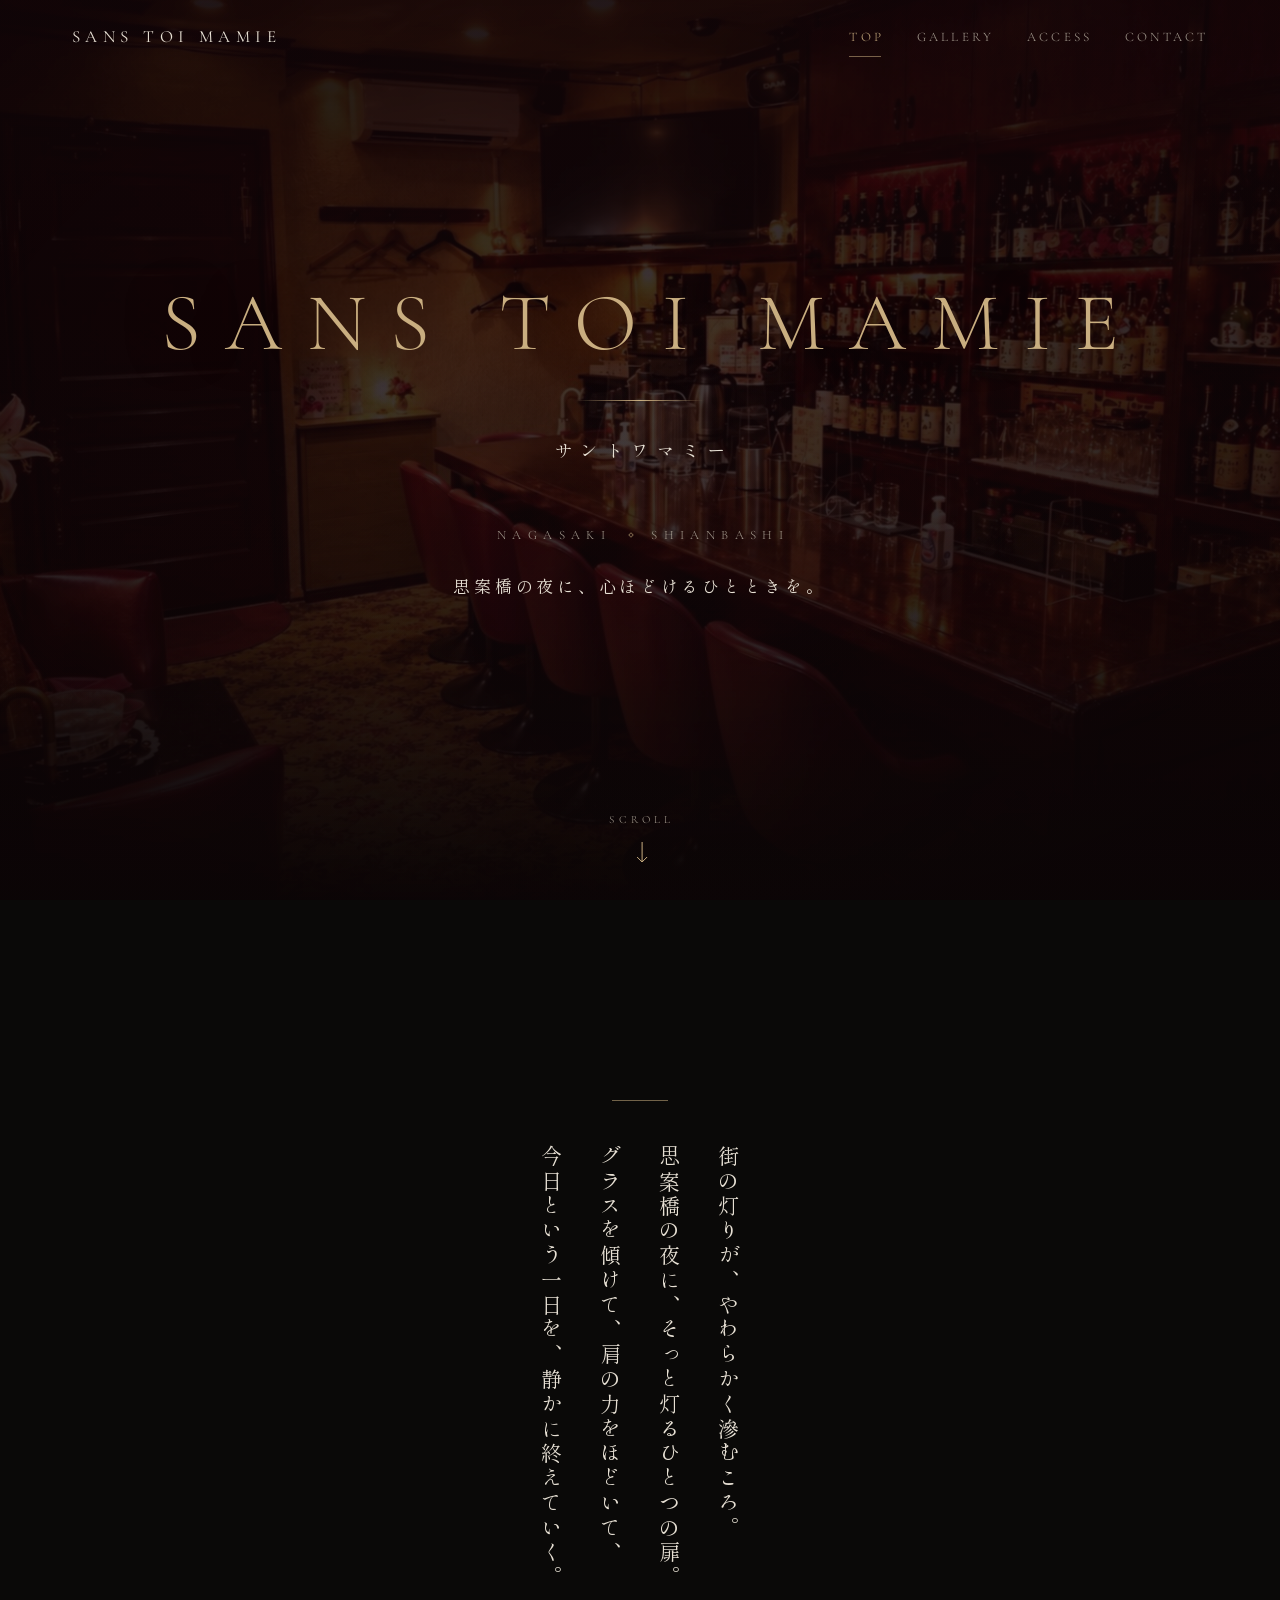
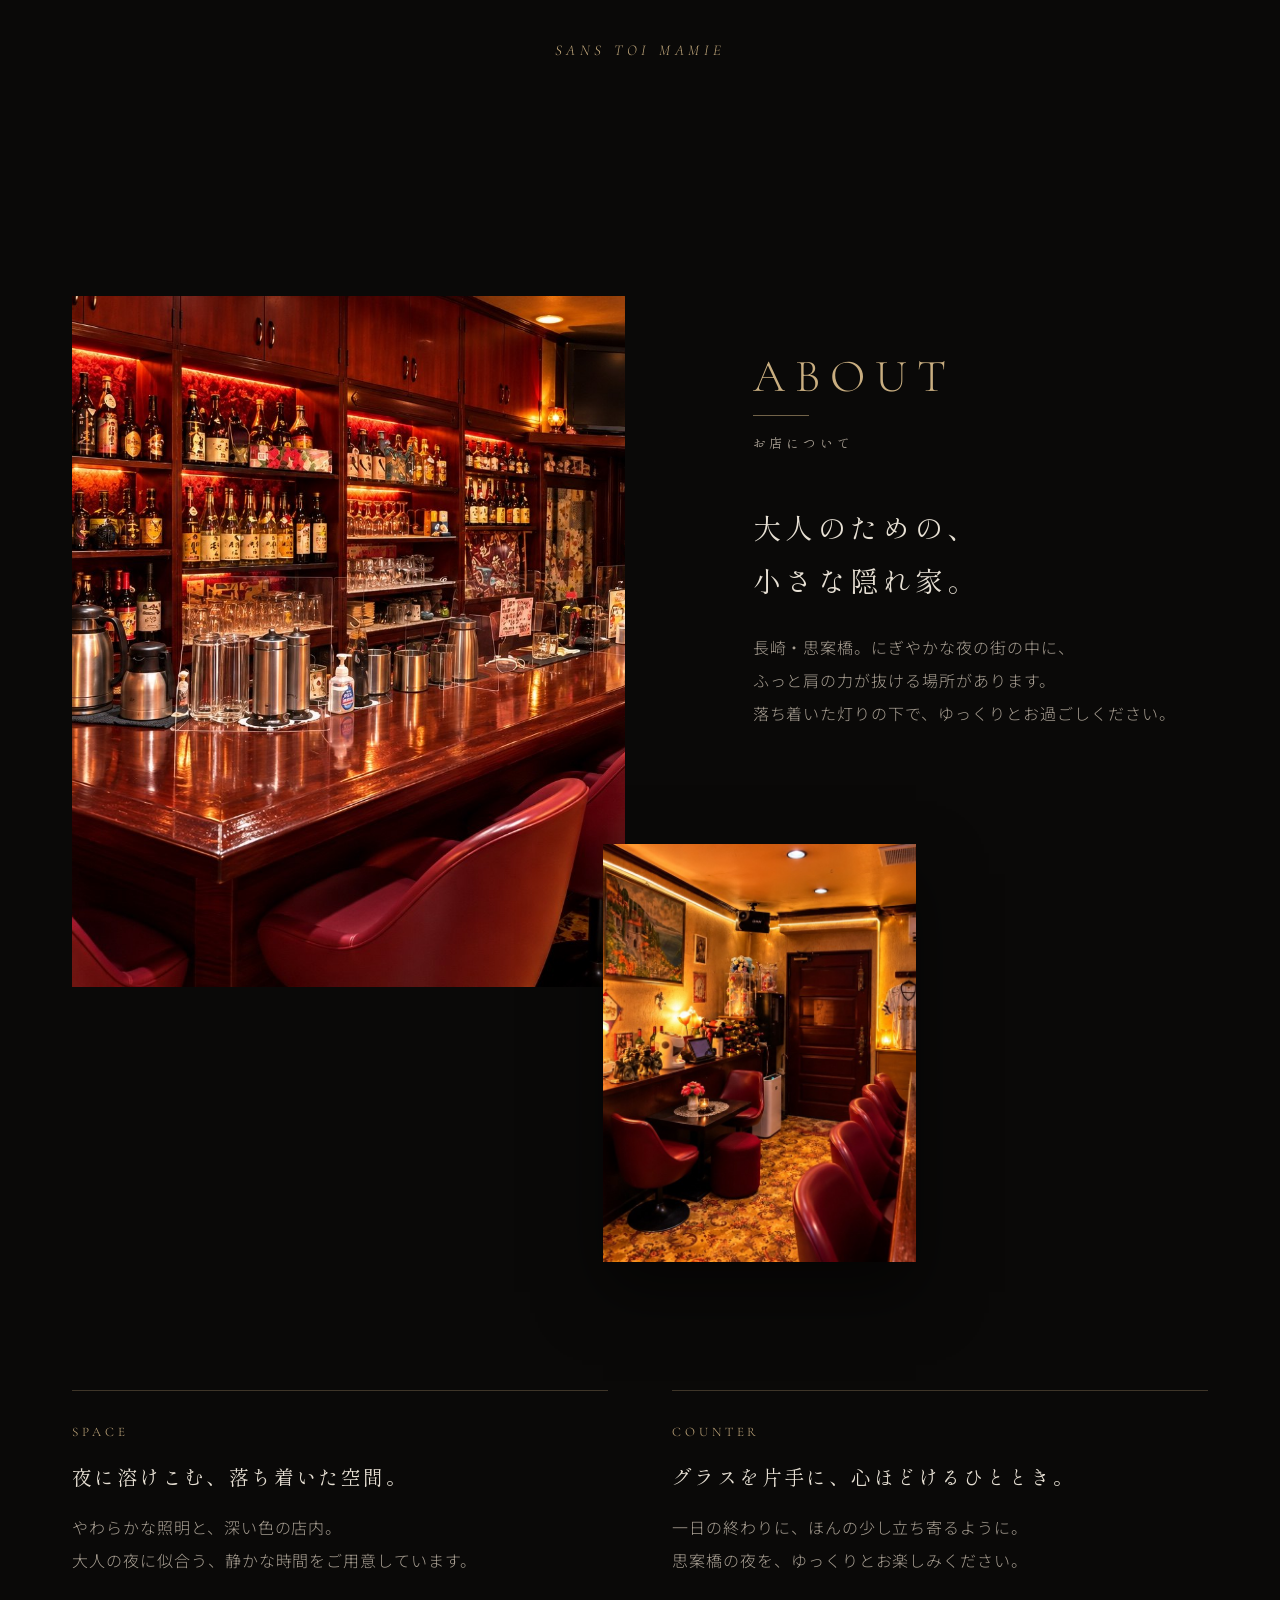
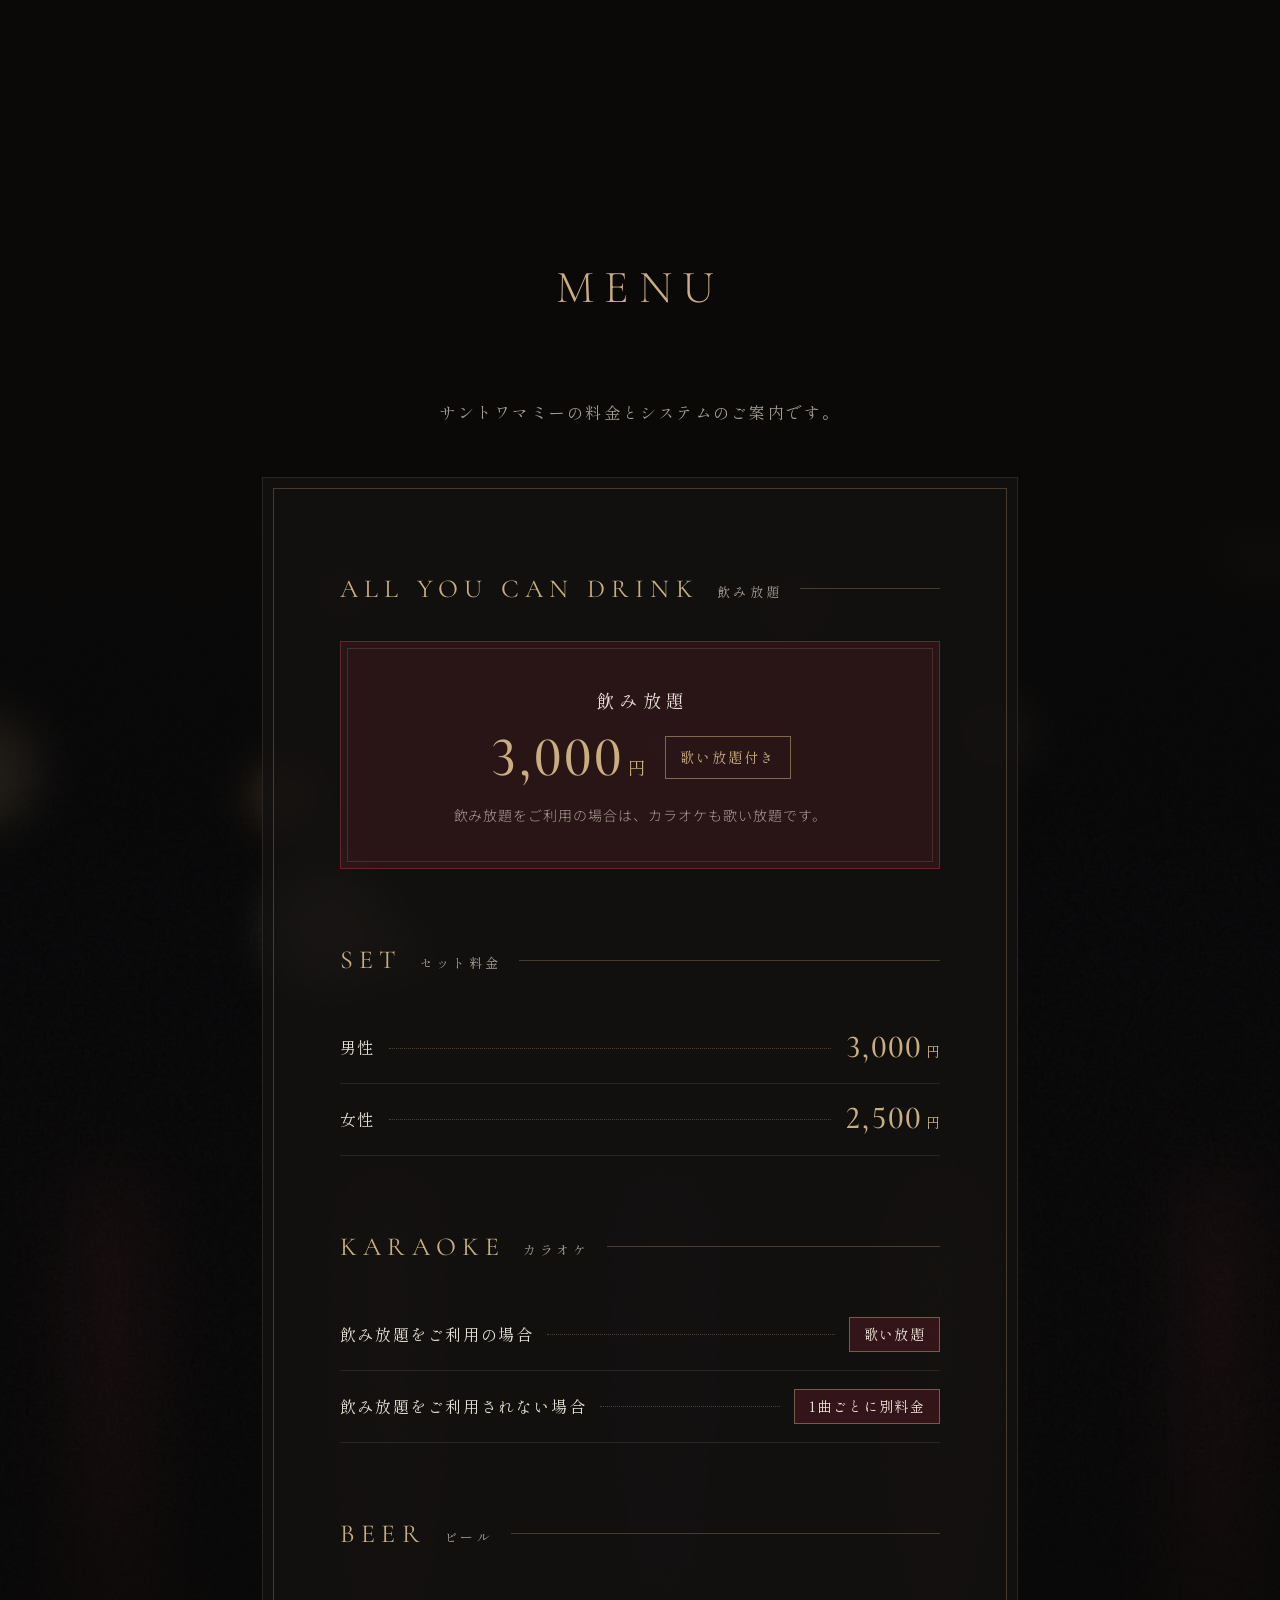
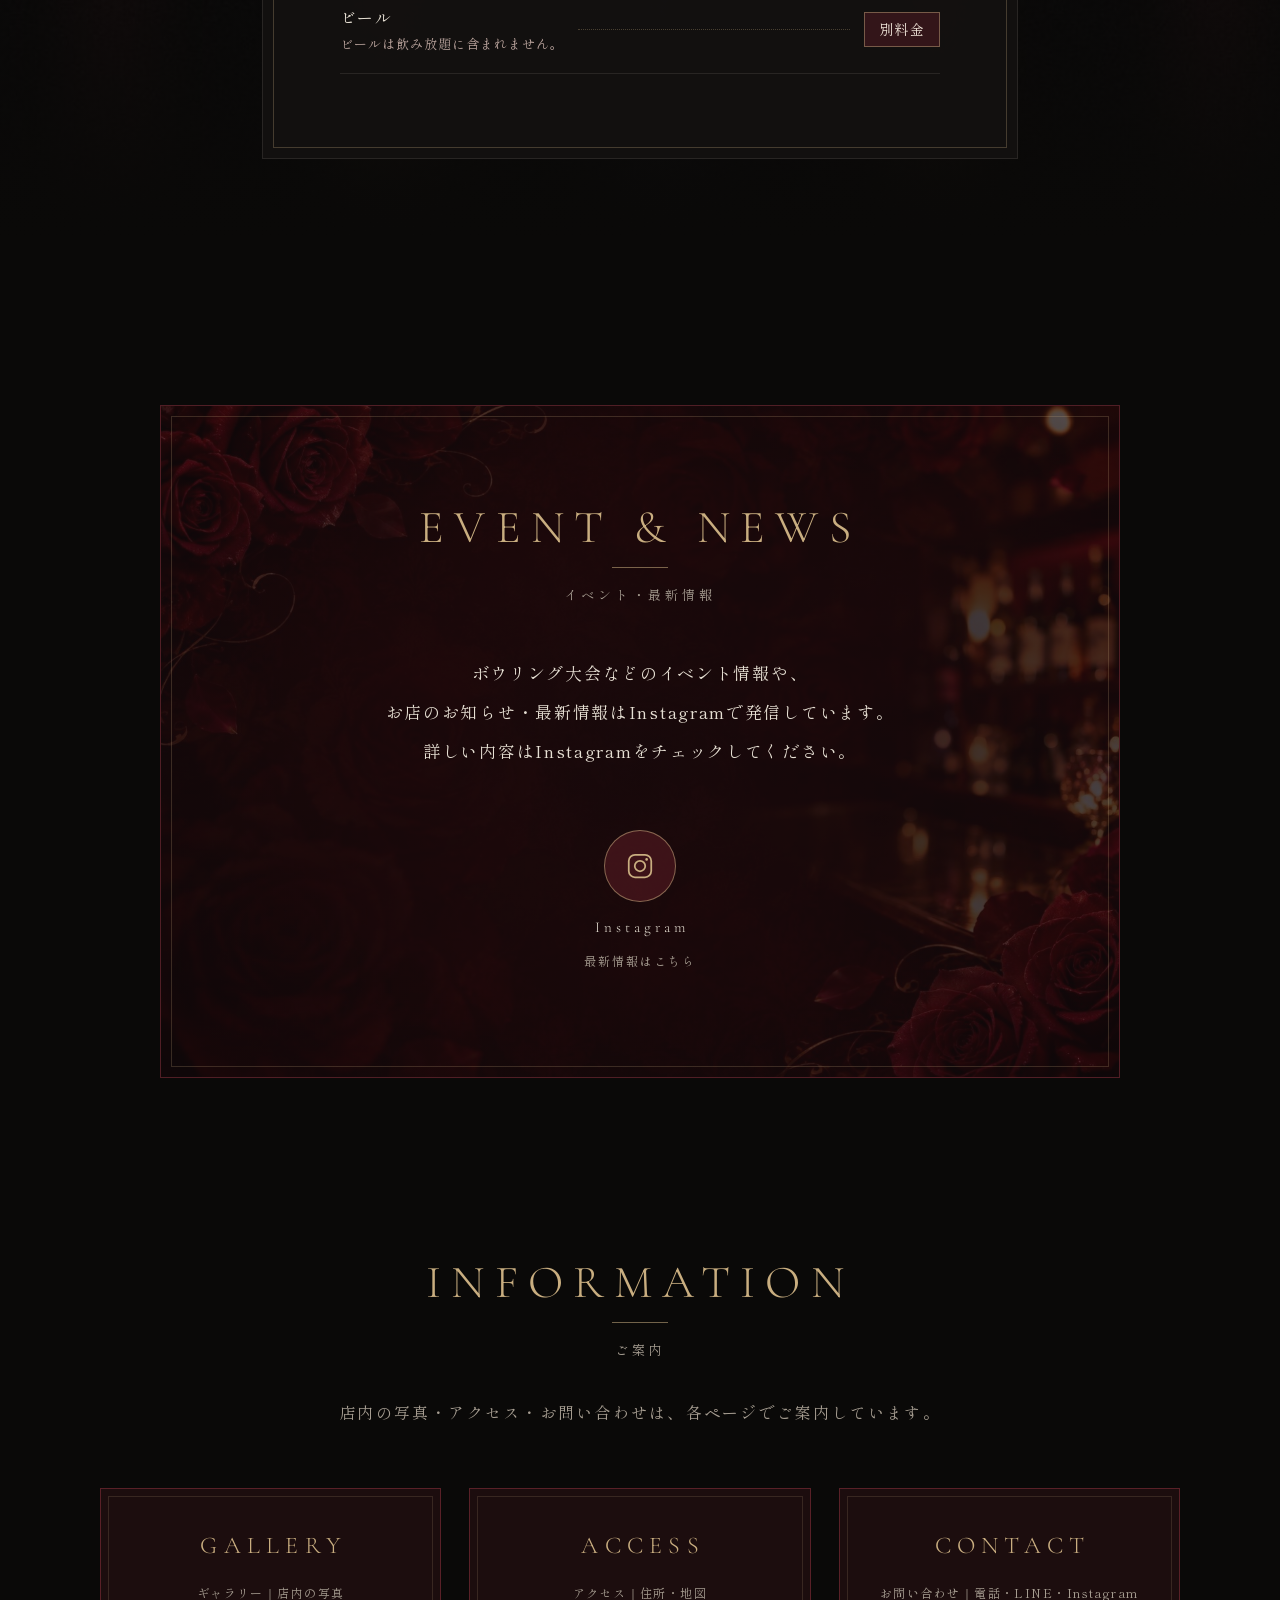
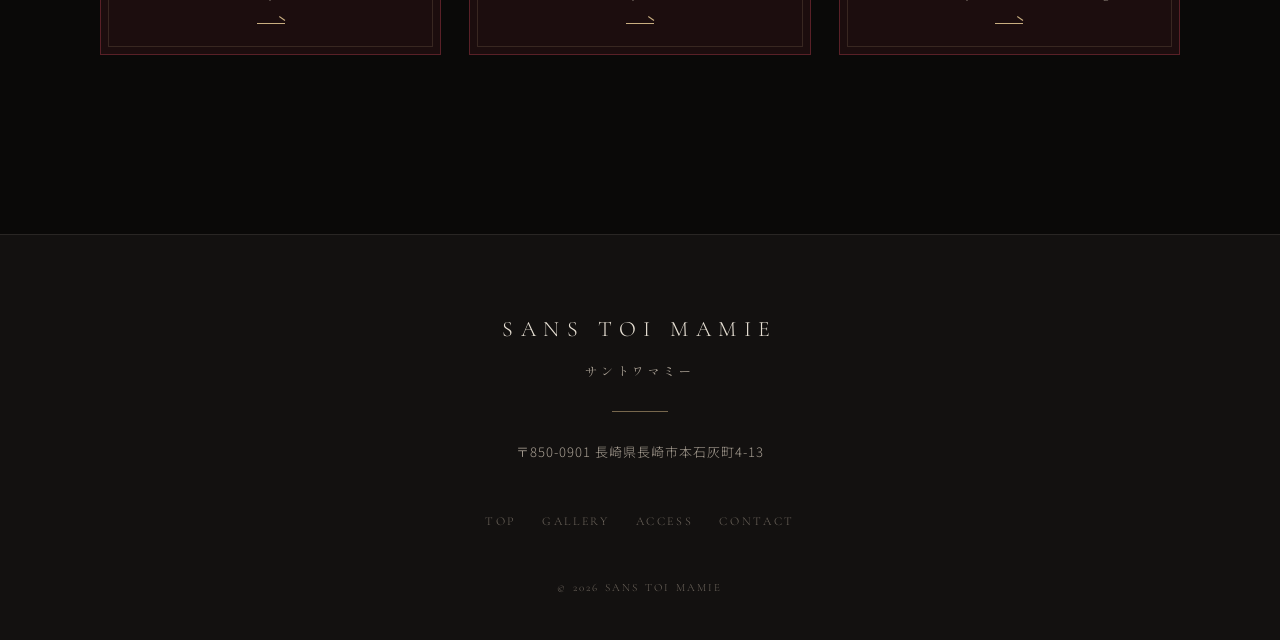
<file: index.html>
<!DOCTYPE html>
<html lang="ja" class="page-top">
<head>
  <meta charset="UTF-8">
  <meta name="viewport" content="width=device-width, initial-scale=1, viewport-fit=cover">
  <title>SANS TOI MAMIE｜サントワマミー｜長崎・思案橋のスナック</title>
  <meta name="description" content="長崎・思案橋のスナック「サントワマミー（SANS TOI MAMIE）」。思案橋の夜に、心ほどけるひとときを。">
  <meta property="og:title" content="SANS TOI MAMIE｜サントワマミー">
  <meta property="og:description" content="長崎・思案橋のスナック。思案橋の夜に、心ほどけるひとときを。">
  <meta property="og:type" content="website">
  <meta property="og:image" content="images/hero.jpg">
  <meta name="theme-color" content="#0a0908">
  <link rel="icon" href="images/favicon.svg" type="image/svg+xml">
  <script>document.documentElement.classList.add('js');</script>
  <link rel="preconnect" href="https://fonts.googleapis.com">
  <link rel="preconnect" href="https://fonts.gstatic.com" crossorigin>
  <link href="https://fonts.googleapis.com/css2?family=Cormorant+Garamond:ital,wght@0,300;0,400;0,500;1,300&family=Noto+Sans+JP:wght@300;400&family=Shippori+Mincho:wght@400;500&display=swap" rel="stylesheet">
  <link rel="preload" as="image" href="images/hero.jpg">
  <link rel="stylesheet" href="css/style.css">
  <link rel="stylesheet" href="css/top.css">
</head>
<body>


  <!-- ===== HEADER ===== -->
  <header class="site-header" data-header>
    <div class="site-header__inner">
      <a class="brand" href="index.html">SANS TOI MAMIE</a>
      <nav class="gnav" aria-label="メインメニュー">
        <ul>
          <li><a href="index.html" aria-current="page">TOP</a></li>
          <li><a href="gallery.html">GALLERY</a></li>
          <li><a href="access.html">ACCESS</a></li>
          <li><a href="contact.html">CONTACT</a></li>
        </ul>
      </nav>
      <button class="menu-toggle" type="button" aria-expanded="false" aria-controls="drawer" aria-label="メニューを開く"><span></span><span></span></button>
    </div>
  </header>
  <div class="drawer" id="drawer" aria-hidden="true">
    <nav aria-label="スマートフォンメニュー">
      <ul>
        <li><a href="index.html" aria-current="page"><span class="drawer__en">TOP</span><span class="drawer__ja">トップ</span></a></li>
        <li><a href="gallery.html"><span class="drawer__en">GALLERY</span><span class="drawer__ja">ギャラリー</span></a></li>
        <li><a href="access.html"><span class="drawer__en">ACCESS</span><span class="drawer__ja">アクセス</span></a></li>
        <li><a href="contact.html"><span class="drawer__en">CONTACT</span><span class="drawer__ja">お問い合わせ</span></a></li>
      </ul>
    </nav>
    <p class="drawer__foot">NAGASAKI · SHIANBASHI</p>
  </div>

  <main>
    <!-- ===== HERO ===== -->
    <section class="hero" aria-label="SANS TOI MAMIE">
      <div class="hero__media">
        <!-- 写真は images/hero.jpg を差し替えるだけで変更できます -->
        <img class="hero__img" src="images/hero.jpg" alt="" fetchpriority="high" decoding="async">
      </div>
      <div class="hero__overlay" aria-hidden="true"></div>

      <div class="hero__content">
        <h1 class="hero__logo">
          <span class="hero__logo-en" data-seq style="--d:.5s">SANS TOI MAMIE</span>
          <span class="hero__line" data-seq style="--d:1.15s" aria-hidden="true"></span>
          <span class="hero__logo-ja" data-seq style="--d:1.45s">サントワマミー</span>
        </h1>
        <p class="hero__place" data-seq style="--d:1.85s">
          <span>NAGASAKI</span><i aria-hidden="true"></i><span>SHIANBASHI</span>
        </p>
        <p class="hero__copy" data-seq style="--d:2.25s">思案橋の夜に、心ほどけるひとときを。</p>
      </div>

      <a class="hero__scroll" href="#intro" data-seq style="--d:2.8s">
        <span>SCROLL</span>
        <svg viewBox="0 0 12 22" aria-hidden="true"><path d="M6 0v20M1 15l5 5 5-5" fill="none" stroke="currentColor" stroke-width="1"/></svg>
      </a>
    </section>

    <!-- ===== INTRO ===== -->
    <section class="intro" id="intro">
      <div class="intro__inner">
        <span class="gold-line intro__line" data-reveal="line"></span>
        <p class="intro__text" data-reveal>
          街の灯りが、やわらかく滲むころ。<br>
          思案橋の夜に、そっと灯るひとつの扉。<br>
          グラスを傾けて、肩の力をほどいて、<br>
          今日という一日を、静かに終えていく。
        </p>
        <p class="intro__sign" data-reveal style="--rd:.3s">SANS TOI MAMIE</p>
      </div>
    </section>

    <!-- ===== ABOUT（お店について） ===== -->
    <section class="t-about" id="about">
      <div class="t-about__grid">
        <a class="photo t-about__main" href="gallery.html" data-reveal="photo">
          <div class="media"><img src="images/top-about-main.jpg" alt="サントワマミーのカウンターとボトル棚" loading="lazy" decoding="async"></div>
          <span class="photo__label">VIEW</span>
        </a>
        <a class="photo t-about__sub" href="gallery.html" data-reveal="photo" style="--rd:.2s">
          <div class="media"><img src="images/top-about-sub.jpg" alt="サントワマミーの店内" loading="lazy" decoding="async"></div>
          <span class="photo__label">VIEW</span>
        </a>
        <div class="t-about__body">
          <div class="sec-title">
            <h2 class="sec-title__en" data-reveal>ABOUT</h2>
            <span class="gold-line" data-reveal="line" style="--rd:.15s"></span>
            <p class="sec-title__ja" data-reveal style="--rd:.2s">お店について</p>
          </div>
          <p class="t-about__lead" data-reveal style="--rd:.3s">大人のための、<br>小さな隠れ家。</p>
          <p class="t-about__text" data-reveal style="--rd:.4s">
            長崎・思案橋。にぎやかな夜の街の中に、<br class="pc-only">ふっと肩の力が抜ける場所があります。<br>
            落ち着いた灯りの下で、ゆっくりとお過ごしください。
          </p>
        </div>
      </div>
      <div class="t-about__points">
        <div class="t-about__point" data-reveal>
          <p class="t-about__point-en">SPACE</p>
          <h3 class="t-about__point-title">夜に溶けこむ、落ち着いた空間。</h3>
          <p class="t-about__point-text">やわらかな照明と、深い色の店内。<br>大人の夜に似合う、静かな時間をご用意しています。</p>
        </div>
        <div class="t-about__point" data-reveal style="--rd:.15s">
          <p class="t-about__point-en">COUNTER</p>
          <h3 class="t-about__point-title">グラスを片手に、心ほどけるひととき。</h3>
          <p class="t-about__point-text">一日の終わりに、ほんの少し立ち寄るように。<br>思案橋の夜を、ゆっくりとお楽しみください。</p>
        </div>
      </div>
    </section>

    <!-- ===== MENU（料金） ===== -->
    <section class="t-menu" id="menu">
      <div class="t-menu__bg media" data-reveal="fade">
        <img src="images/gallery07.jpg" alt="" loading="lazy" decoding="async">
      </div>
      <div class="t-menu__inner">
        <div class="sec-title sec-title--center">
          <h2 class="sec-title__en" data-reveal>MENU</h2>
          <span class="gold-line" data-reveal="line" style="--rd:.15s"></span>
          <p class="sec-title__ja" data-reveal style="--rd:.2s">料金</p>
        </div>
        <!-- 料金の内容は js/config.js の MENU で変更できます -->
        <p class="t-menu__lead" data-reveal style="--rd:.25s">サントワマミーの料金とシステムのご案内です。</p>
        <div class="t-menu__board" data-reveal style="--rd:.3s">
          <div class="menu-board" data-menu></div>
          <ul class="menu-notes" data-menu-notes></ul>
        </div>
      </div>
    </section>

    <!-- ===== EVENT & NEWS（Instagramへの案内） ===== -->
    <section class="t-event" id="event">
      <div class="t-event__panel" data-reveal>
        <div class="t-event__bg" aria-hidden="true"></div>
        <div class="t-event__inner">
          <div class="sec-title sec-title--center">
            <h2 class="sec-title__en">EVENT &amp; NEWS</h2>
            <span class="gold-line"></span>
            <p class="sec-title__ja">イベント・最新情報</p>
          </div>
          <p class="t-event__text">
            ボウリング大会などのイベント情報や、<br>お店のお知らせ・最新情報はInstagramで発信しています。<br>詳しい内容はInstagramをチェックしてください。
          </p>
          <!-- InstagramのURLは js/config.js の instagram で設定します（空欄の間はアイコンが押せない表示になります） -->
          <a class="t-event__ig" href="https://www.instagram.com/santowamami2/" target="_blank" rel="noopener" aria-label="サントワマミーのInstagram（新しいタブで開きます）" data-contact-sns="instagram">
            <span class="t-event__ig-circle"><svg class="t-event__ig-icon" viewBox="0 0 24 24" aria-hidden="true"><rect x="3" y="3" width="18" height="18" rx="5" fill="none" stroke="currentColor" stroke-width="1.4"/><circle cx="12" cy="12" r="4.2" fill="none" stroke="currentColor" stroke-width="1.4"/><circle cx="17.3" cy="6.7" r="1.05" fill="currentColor"/></svg></span>
            <span class="t-event__ig-label">Instagram</span>
            <span class="t-event__ig-sub">最新情報はこちら</span>
          </a>
        </div>
      </div>
    </section>

    <!-- ===== INFORMATION（各ページへの入口） ===== -->
    <section class="t-info">
      <div class="sec-title sec-title--center">
        <h2 class="sec-title__en" data-reveal>INFORMATION</h2>
        <span class="gold-line" data-reveal="line" style="--rd:.15s"></span>
        <p class="sec-title__ja" data-reveal style="--rd:.2s">ご案内</p>
      </div>
      <p class="t-info__text" data-reveal style="--rd:.25s">店内の写真・アクセス・お問い合わせは、各ページでご案内しています。</p>
      <ul class="t-info__list">
        <li data-reveal>
          <a class="t-info__btn" href="gallery.html">
            <span class="t-info__en">GALLERY</span>
            <span class="t-info__ja">ギャラリー｜店内の写真</span>
            <span class="btn__arrow" aria-hidden="true"></span>
          </a>
        </li>
        <li data-reveal style="--rd:.12s">
          <a class="t-info__btn" href="access.html">
            <span class="t-info__en">ACCESS</span>
            <span class="t-info__ja">アクセス｜住所・地図</span>
            <span class="btn__arrow" aria-hidden="true"></span>
          </a>
        </li>
        <li data-reveal style="--rd:.24s">
          <a class="t-info__btn" href="contact.html">
            <span class="t-info__en">CONTACT</span>
            <span class="t-info__ja">お問い合わせ｜電話・LINE・Instagram</span>
            <span class="btn__arrow" aria-hidden="true"></span>
          </a>
        </li>
      </ul>
    </section>
  </main>

  <!-- ===== FOOTER ===== -->
  <footer class="site-footer">
    <p class="site-footer__brand">SANS TOI MAMIE</p>
    <p class="site-footer__ja">サントワマミー</p>
    <span class="gold-line"></span>
    <p class="site-footer__addr">〒<span data-site="zip">850-0901</span> <span data-site="address">長崎県長崎市本石灰町4-13</span></p>
    <nav class="site-footer__nav" aria-label="フッターメニュー">
      <a href="index.html">TOP</a><a href="gallery.html">GALLERY</a><a href="access.html">ACCESS</a><a href="contact.html">CONTACT</a>
    </nav>
    <p class="site-footer__copy">&copy; <span data-year>2026</span> SANS TOI MAMIE</p>
  </footer>

  <script src="js/config.js"></script>
  <script src="js/main.js"></script>
  <script src="js/top.js"></script>
</body>
</html>
</file>
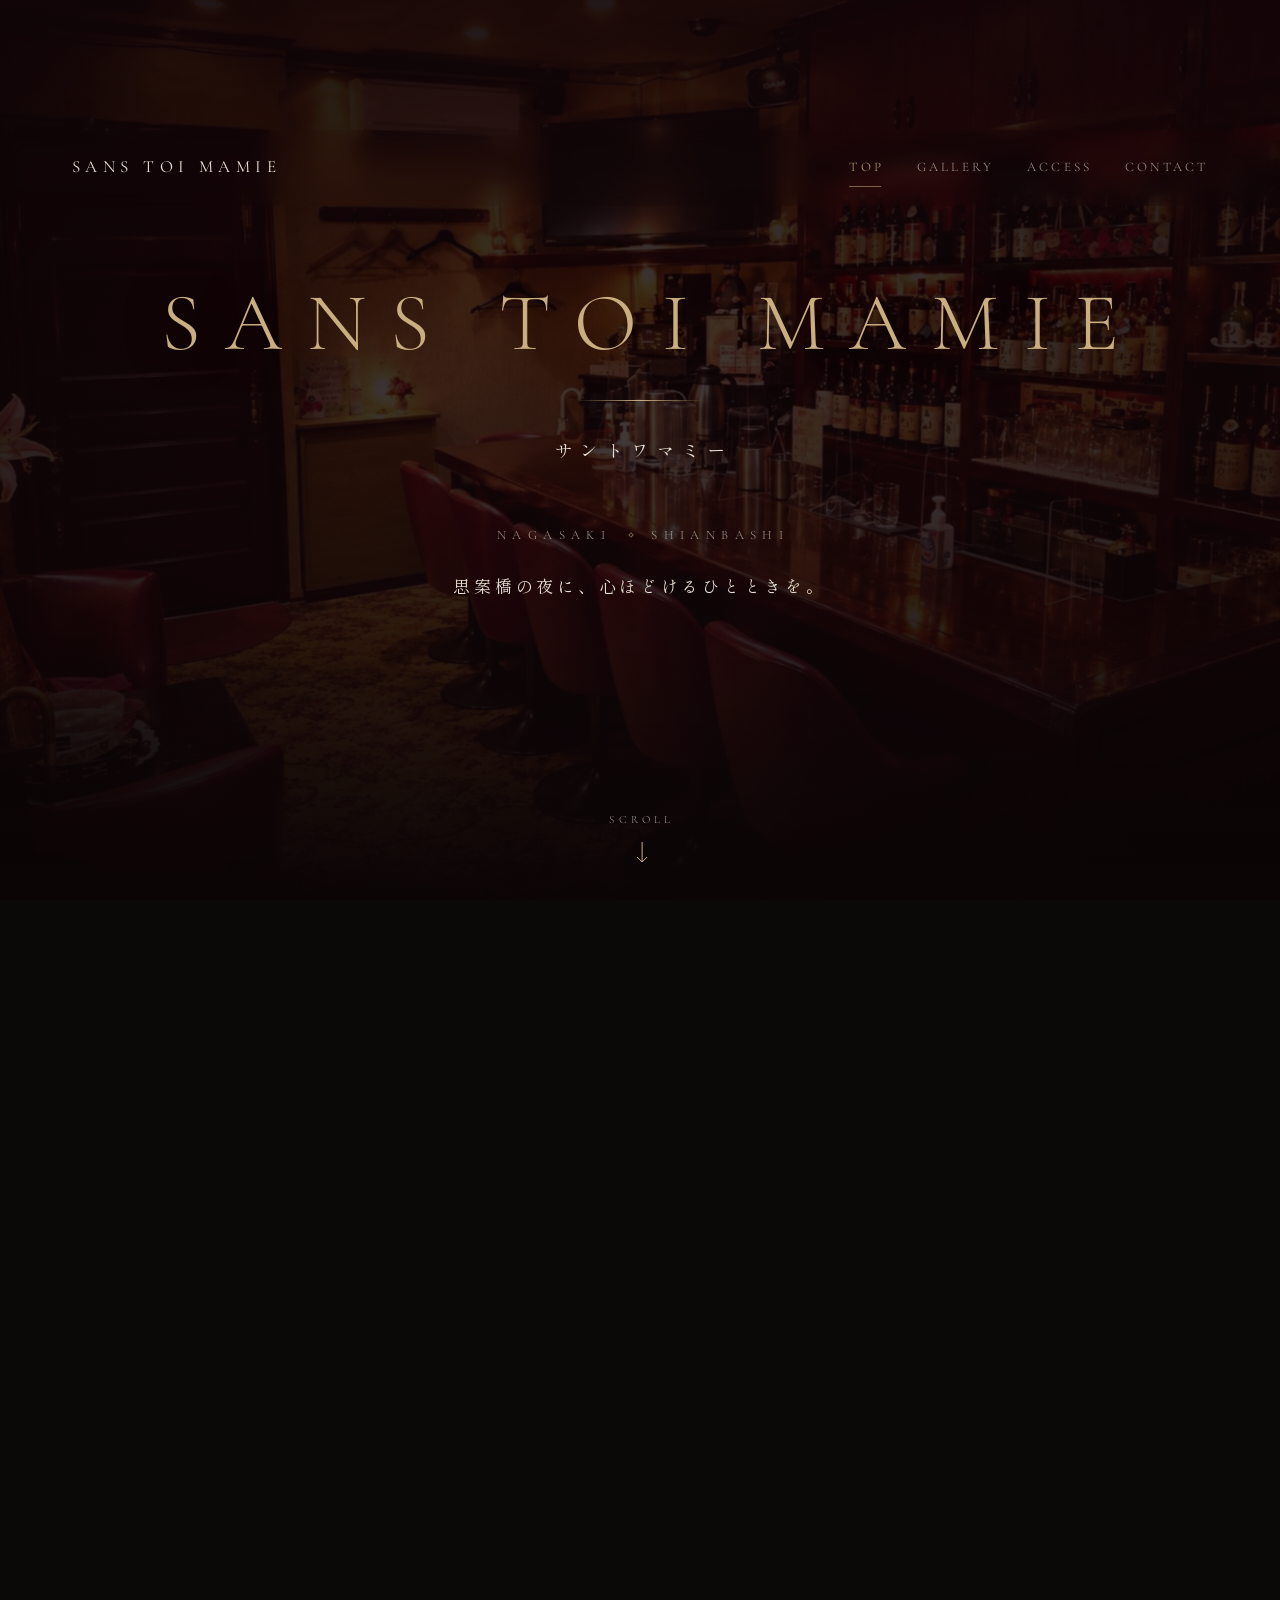
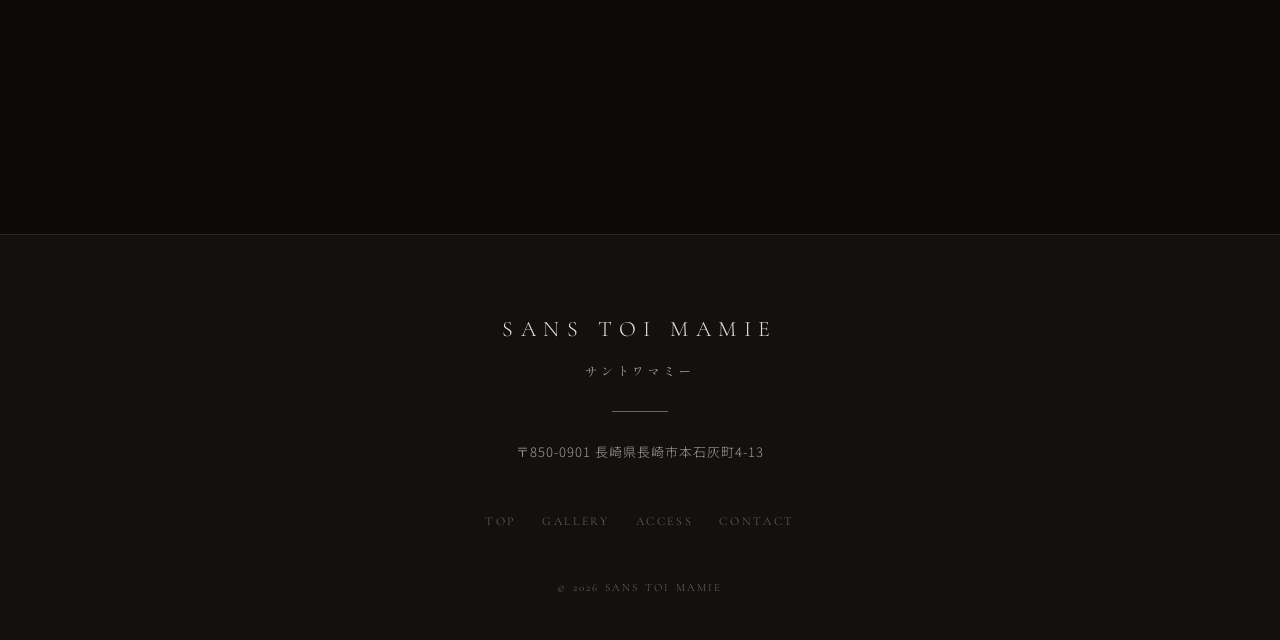
<file: about.html>
<!DOCTYPE html>
<html lang="ja">
<head>
  <meta charset="UTF-8">
  <meta name="viewport" content="width=device-width, initial-scale=1">
  <title>SANS TOI MAMIE｜サントワマミー</title>
  <!-- ABOUTはTOPページ内にまとめました。古いリンクから来た方をTOPのABOUTへ案内します -->
  <meta http-equiv="refresh" content="0; url=index.html#about">
  <link rel="canonical" href="index.html#about">
  <style>body{background:#0a0908;color:#a79e92;font-family:sans-serif;text-align:center;padding:30vh 20px}a{color:#c9ae80}</style>
</head>
<body>
  <p>ABOUTはTOPページに移動しました。<br><a href="index.html#about">TOPページのABOUTへ</a></p>
</body>
</html>
</file>
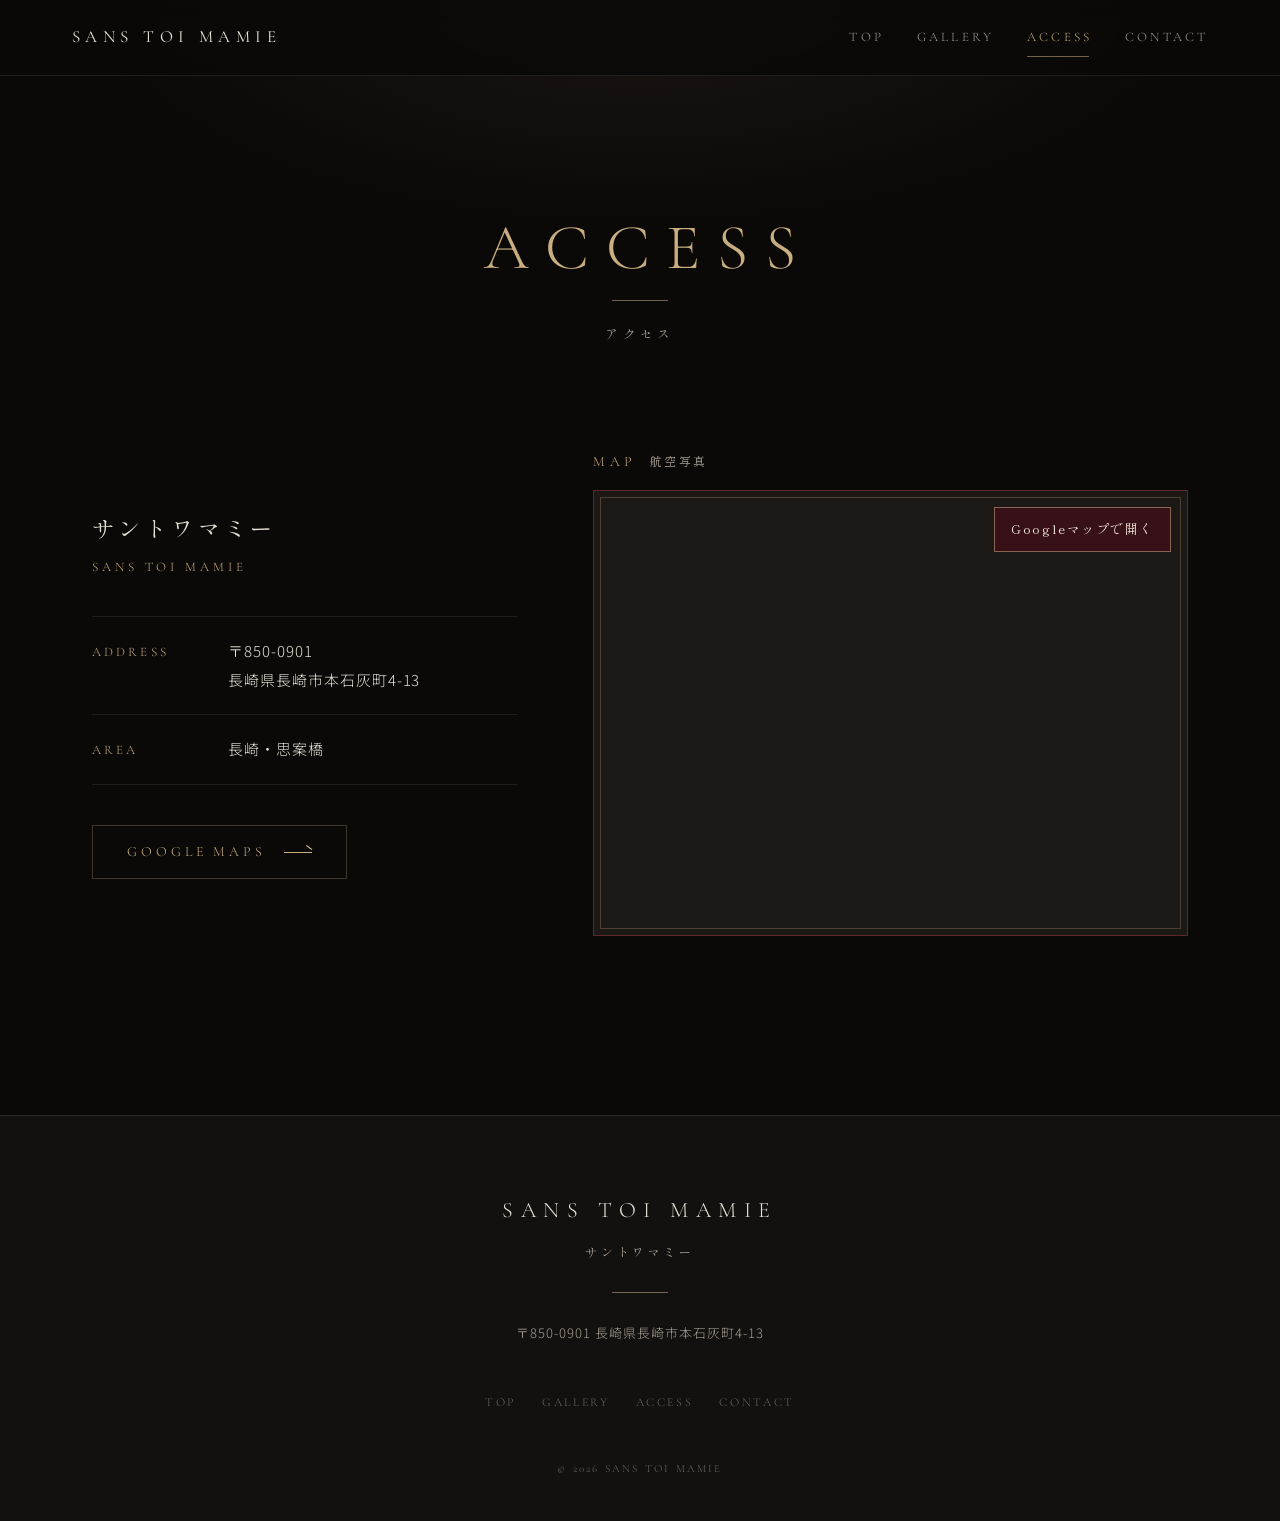
<file: access.html>
<!DOCTYPE html>
<html lang="ja">
<head>
  <meta charset="UTF-8">
  <meta name="viewport" content="width=device-width, initial-scale=1, viewport-fit=cover">
  <title>ACCESS｜SANS TOI MAMIE サントワマミー｜長崎・思案橋</title>
  <meta name="description" content="長崎・思案橋のスナック「サントワマミー」へのアクセス。長崎県長崎市本石灰町4-13。">
  <meta name="theme-color" content="#0a0908">
  <link rel="icon" href="images/favicon.svg" type="image/svg+xml">
  <script>document.documentElement.classList.add('js');</script>
  <link rel="preconnect" href="https://fonts.googleapis.com">
  <link rel="preconnect" href="https://fonts.gstatic.com" crossorigin>
  <link href="https://fonts.googleapis.com/css2?family=Cormorant+Garamond:ital,wght@0,300;0,400;0,500;1,300&family=Noto+Sans+JP:wght@300;400&family=Shippori+Mincho:wght@400;500&display=swap" rel="stylesheet">
  <link rel="stylesheet" href="css/style.css">
</head>
<body>

  <!-- ===== HEADER ===== -->
  <header class="site-header" data-header>
    <div class="site-header__inner">
      <a class="brand" href="index.html">SANS TOI MAMIE</a>
      <nav class="gnav" aria-label="メインメニュー">
        <ul>
          <li><a href="index.html">TOP</a></li>
          <li><a href="gallery.html">GALLERY</a></li>
          <li><a href="access.html" aria-current="page">ACCESS</a></li>
          <li><a href="contact.html">CONTACT</a></li>
        </ul>
      </nav>
      <button class="menu-toggle" type="button" aria-expanded="false" aria-controls="drawer" aria-label="メニューを開く"><span></span><span></span></button>
    </div>
  </header>
  <div class="drawer" id="drawer" aria-hidden="true">
    <nav aria-label="スマートフォンメニュー">
      <ul>
        <li><a href="index.html"><span class="drawer__en">TOP</span><span class="drawer__ja">トップ</span></a></li>
        <li><a href="gallery.html"><span class="drawer__en">GALLERY</span><span class="drawer__ja">ギャラリー</span></a></li>
        <li><a href="access.html" aria-current="page"><span class="drawer__en">ACCESS</span><span class="drawer__ja">アクセス</span></a></li>
        <li><a href="contact.html"><span class="drawer__en">CONTACT</span><span class="drawer__ja">お問い合わせ</span></a></li>
      </ul>
    </nav>
    <p class="drawer__foot">NAGASAKI · SHIANBASHI</p>
  </div>

  <main>
    <section class="page-head">
      <h1><span class="page-head__en">ACCESS</span><span class="gold-line"></span><span class="page-head__ja">アクセス</span></h1>
    </section>

    <div class="access">
      <div class="access__info">
        <p class="access__name" data-site="name">サントワマミー</p>
        <p class="access__name-en" data-site="nameEn">SANS TOI MAMIE</p>
        <!-- 営業時間・定休日・TEL は js/config.js に入力すると表示されます -->
        <dl class="info-list">
          <div class="info-list__row"><dt>ADDRESS</dt><dd>〒<span data-site="zip">850-0901</span><br><span data-site="address">長崎県長崎市本石灰町4-13</span></dd></div>
          <div class="info-list__row"><dt>AREA</dt><dd data-site="area">長崎・思案橋</dd></div>
          <div class="info-list__row" data-site-if="hours"><dt>OPEN</dt><dd data-site="hours"></dd></div>
          <div class="info-list__row" data-site-if="holiday"><dt>CLOSED</dt><dd data-site="holiday"></dd></div>
          <div class="info-list__row" data-site-if="tel"><dt>TEL</dt><dd><a href="#" data-site-href="tel" data-site="tel"></a></dd></div>
        </dl>
        <p class="access__btn"><a class="btn" href="#" data-site-href="map" target="_blank" rel="noopener">GOOGLE MAPS <span class="btn__arrow"></span></a></p>
      </div>
      <div class="access__visual">
        <p class="access__map-cap"><span class="access__map-cap-en">MAP</span><span class="access__map-cap-ja">航空写真</span></p>
        <!-- Googleマップ（航空写真）。タップ・クリックでGoogleマップが開きます -->
        <div class="access__map">
          <iframe src="https://maps.google.com/maps?q=%E9%95%B7%E5%B4%8E%E7%9C%8C%E9%95%B7%E5%B4%8E%E5%B8%82%E6%9C%AC%E7%9F%B3%E7%81%B0%E7%94%BA4-13&amp;t=k&amp;z=18&amp;hl=ja&amp;output=embed" data-site-embed="map" title="サントワマミーの場所（Googleマップ航空写真）" loading="lazy" referrerpolicy="no-referrer-when-downgrade" allowfullscreen></iframe>
          <a class="access__map-link" href="https://www.google.com/maps/search/?api=1&amp;query=%E9%95%B7%E5%B4%8E%E7%9C%8C%E9%95%B7%E5%B4%8E%E5%B8%82%E6%9C%AC%E7%9F%B3%E7%81%B0%E7%94%BA4-13" data-site-href="map" target="_blank" rel="noopener" aria-label="Googleマップで店舗の場所を開く（新しいタブ）">
            <span class="access__map-link-label">Googleマップで開く</span>
          </a>
        </div>
      </div>
    </div>

  </main>

  <!-- ===== FOOTER ===== -->
  <footer class="site-footer">
    <p class="site-footer__brand">SANS TOI MAMIE</p>
    <p class="site-footer__ja">サントワマミー</p>
    <span class="gold-line"></span>
    <p class="site-footer__addr">〒<span data-site="zip">850-0901</span> <span data-site="address">長崎県長崎市本石灰町4-13</span></p>
    <nav class="site-footer__nav" aria-label="フッターメニュー">
      <a href="index.html">TOP</a><a href="gallery.html">GALLERY</a><a href="access.html">ACCESS</a><a href="contact.html">CONTACT</a>
    </nav>
    <p class="site-footer__copy">&copy; <span data-year>2026</span> SANS TOI MAMIE</p>
  </footer>

  <script src="js/config.js"></script>
  <script src="js/main.js"></script>
</body>
</html>
</file>
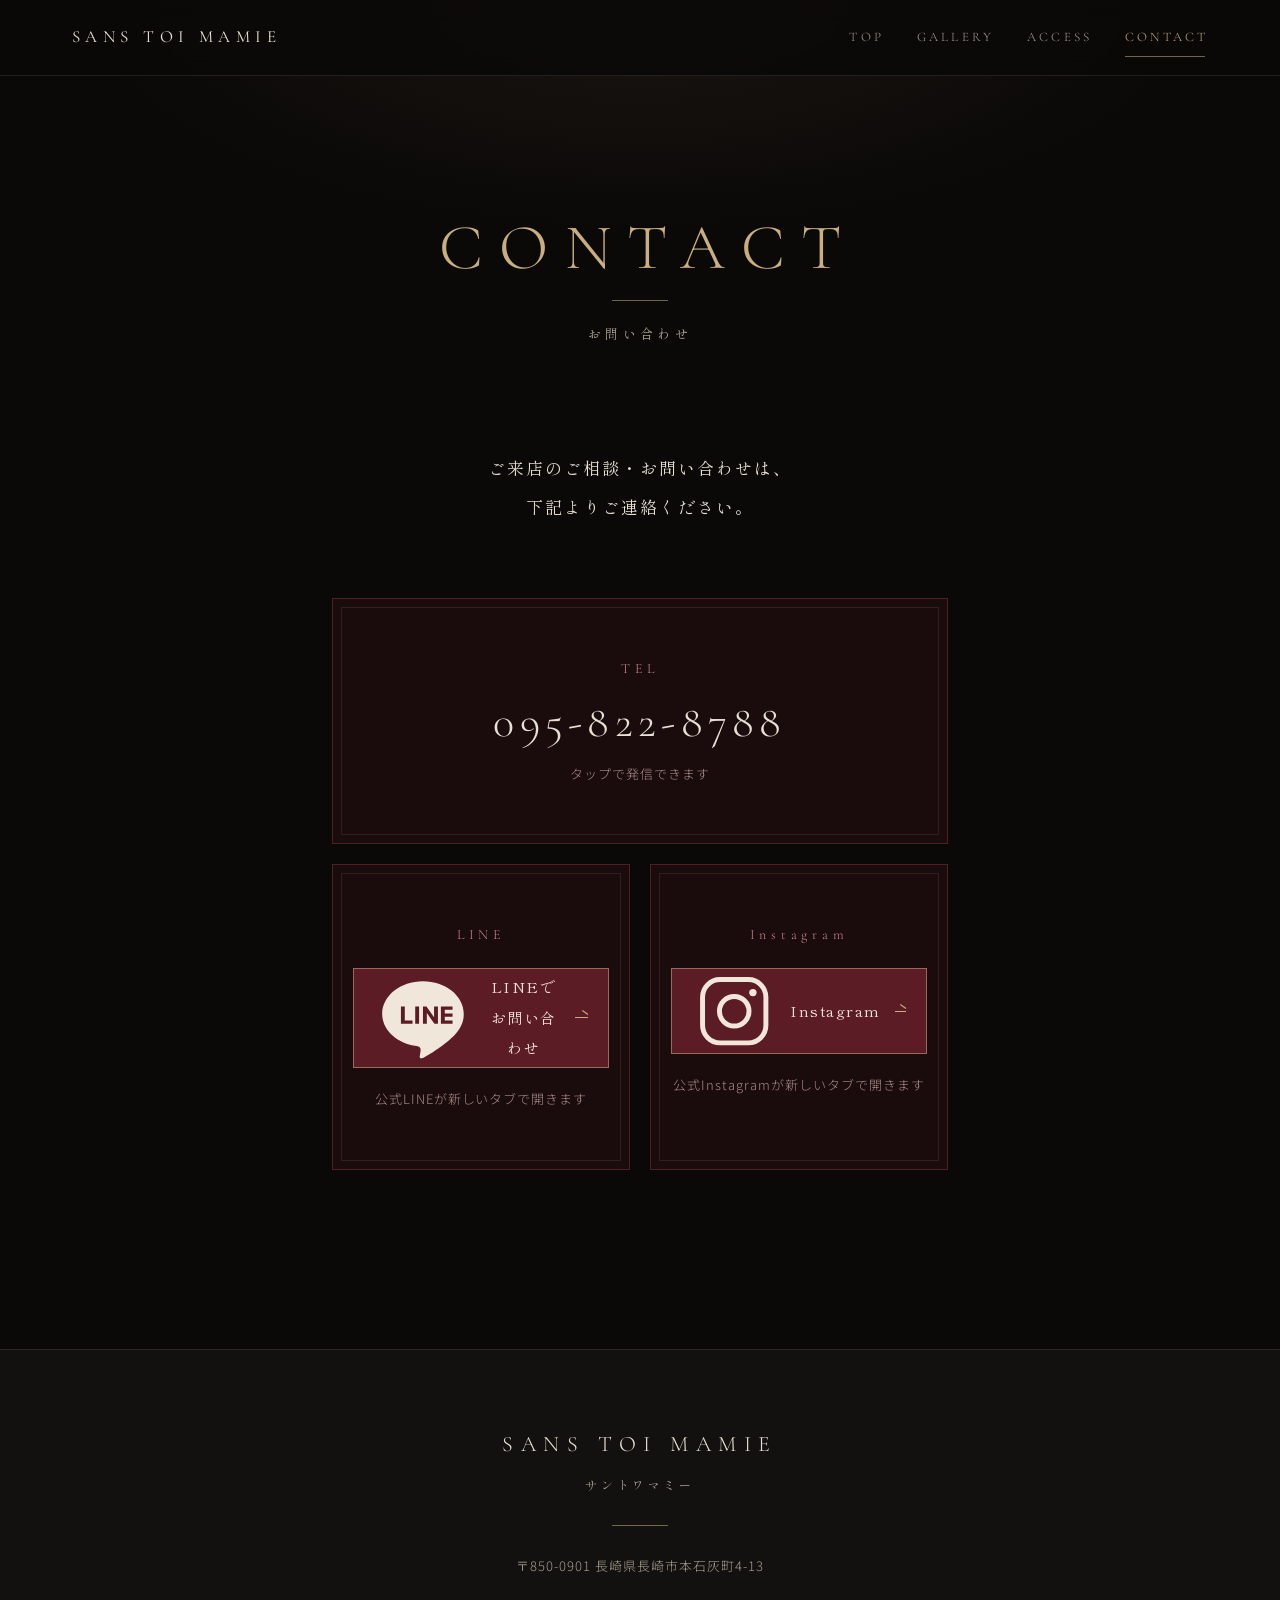
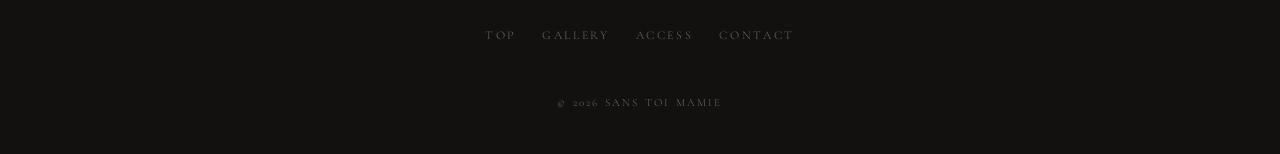
<file: contact.html>
<!DOCTYPE html>
<html lang="ja">
<head>
  <meta charset="UTF-8">
  <meta name="viewport" content="width=device-width, initial-scale=1, viewport-fit=cover">
  <title>CONTACT｜SANS TOI MAMIE サントワマミー｜長崎・思案橋</title>
  <meta name="description" content="長崎・思案橋のスナック「サントワマミー」へのお問い合わせ。">
  <meta name="theme-color" content="#0a0908">
  <link rel="icon" href="images/favicon.svg" type="image/svg+xml">
  <script>document.documentElement.classList.add('js');</script>
  <link rel="preconnect" href="https://fonts.googleapis.com">
  <link rel="preconnect" href="https://fonts.gstatic.com" crossorigin>
  <link href="https://fonts.googleapis.com/css2?family=Cormorant+Garamond:ital,wght@0,300;0,400;0,500;1,300&family=Noto+Sans+JP:wght@300;400&family=Shippori+Mincho:wght@400;500&display=swap" rel="stylesheet">
  <link rel="stylesheet" href="css/style.css">
</head>
<body>

  <!-- ===== HEADER ===== -->
  <header class="site-header" data-header>
    <div class="site-header__inner">
      <a class="brand" href="index.html">SANS TOI MAMIE</a>
      <nav class="gnav" aria-label="メインメニュー">
        <ul>
          <li><a href="index.html">TOP</a></li>
          <li><a href="gallery.html">GALLERY</a></li>
          <li><a href="access.html">ACCESS</a></li>
          <li><a href="contact.html" aria-current="page">CONTACT</a></li>
        </ul>
      </nav>
      <button class="menu-toggle" type="button" aria-expanded="false" aria-controls="drawer" aria-label="メニューを開く"><span></span><span></span></button>
    </div>
  </header>
  <div class="drawer" id="drawer" aria-hidden="true">
    <nav aria-label="スマートフォンメニュー">
      <ul>
        <li><a href="index.html"><span class="drawer__en">TOP</span><span class="drawer__ja">トップ</span></a></li>
        <li><a href="gallery.html"><span class="drawer__en">GALLERY</span><span class="drawer__ja">ギャラリー</span></a></li>
        <li><a href="access.html"><span class="drawer__en">ACCESS</span><span class="drawer__ja">アクセス</span></a></li>
        <li><a href="contact.html" aria-current="page"><span class="drawer__en">CONTACT</span><span class="drawer__ja">お問い合わせ</span></a></li>
      </ul>
    </nav>
    <p class="drawer__foot">NAGASAKI · SHIANBASHI</p>
  </div>

  <main>
    <section class="page-head">
      <h1><span class="page-head__en">CONTACT</span><span class="gold-line"></span><span class="page-head__ja">お問い合わせ</span></h1>
    </section>

    <div class="contact">
      <!-- 電話番号・LINE・InstagramのURLは js/config.js の contactTel / line / instagram で変更できます -->
      <p class="lead contact__lead">ご来店のご相談・お問い合わせは、<br>下記よりご連絡ください。</p>
      <div class="contact__list">

        <!-- ① 電話番号 -->
        <a class="contact-card contact-tel" href="tel:095-822-8788" data-contact-tel>
          <span class="contact-card__label">TEL</span>
          <span class="contact-card__value contact-tel__num" data-contact-tel-text>095-822-8788</span>
          <span class="contact-card__note">タップで発信できます</span>
        </a>

        <!-- ② LINE ／ ③ Instagram（URL未設定の間はボタンを無効化して表示） -->
        <div class="contact__sns">
          <div class="contact-line">
            <span class="contact-card__label">LINE</span>
            <a class="contact-line__btn contact-line__btn--line" href="https://lin.ee/uEt7tqSk" target="_blank" rel="noopener" data-contact-sns="line" aria-label="LINEでお問い合わせ（公式LINEが新しいタブで開きます）">
              <svg class="contact-line__icon" viewBox="0 0 24 24" aria-hidden="true"><path fill="currentColor" d="M12 3C6.48 3 2 6.58 2 11c0 3.96 3.6 7.27 8.46 7.9.33.07.78.22.89.5.1.26.07.66.03.92l-.14.86c-.04.26-.2 1 .87.55 1.08-.46 5.8-3.42 7.92-5.86C21.5 14.2 22 12.66 22 11c0-4.42-4.48-8-10-8z"/><path fill="#5b1c26" d="M6.6 13.4V9.2h.95v3.4h1.9v.8H6.6zm3.5 0V9.2h.95v4.2h-.95zm1.9 0V9.2h.86l1.86 2.62V9.2h.95v4.2h-.86l-1.86-2.6v2.6H12zm4.4 0V9.2h2.85V10h-1.9v.9h1.9v.8h-1.9v.9h1.9v.8h-2.85z"/></svg><span>LINEでお問い合わせ</span><span class="btn__arrow" aria-hidden="true"></span>
            </a>
            <p class="contact-card__note">公式LINEが新しいタブで開きます</p>
          </div>
          <div class="contact-line contact-insta">
            <span class="contact-card__label">Instagram</span>
            <a class="contact-line__btn contact-line__btn--line contact-line__btn--ig" href="https://www.instagram.com/santowamami2/" target="_blank" rel="noopener" data-contact-sns="instagram" aria-label="Instagram（サントワマミー公式Instagramが新しいタブで開きます）">
              <svg class="contact-line__icon" viewBox="0 0 24 24" aria-hidden="true"><rect x="3" y="3" width="18" height="18" rx="5" fill="none" stroke="currentColor" stroke-width="1.4"/><circle cx="12" cy="12" r="4.2" fill="none" stroke="currentColor" stroke-width="1.4"/><circle cx="17.3" cy="6.7" r="1.05" fill="currentColor"/></svg><span>Instagram</span><span class="btn__arrow" aria-hidden="true"></span>
            </a>
            <p class="contact-card__note">公式Instagramが新しいタブで開きます</p>
          </div>
        </div>

      </div>
    </div>

  </main>

  <!-- ===== FOOTER ===== -->
  <footer class="site-footer">
    <p class="site-footer__brand">SANS TOI MAMIE</p>
    <p class="site-footer__ja">サントワマミー</p>
    <span class="gold-line"></span>
    <p class="site-footer__addr">〒<span data-site="zip">850-0901</span> <span data-site="address">長崎県長崎市本石灰町4-13</span></p>
    <nav class="site-footer__nav" aria-label="フッターメニュー">
      <a href="index.html">TOP</a><a href="gallery.html">GALLERY</a><a href="access.html">ACCESS</a><a href="contact.html">CONTACT</a>
    </nav>
    <p class="site-footer__copy">&copy; <span data-year>2026</span> SANS TOI MAMIE</p>
  </footer>

  <script src="js/config.js"></script>
  <script src="js/main.js"></script>
</body>
</html>
</file>
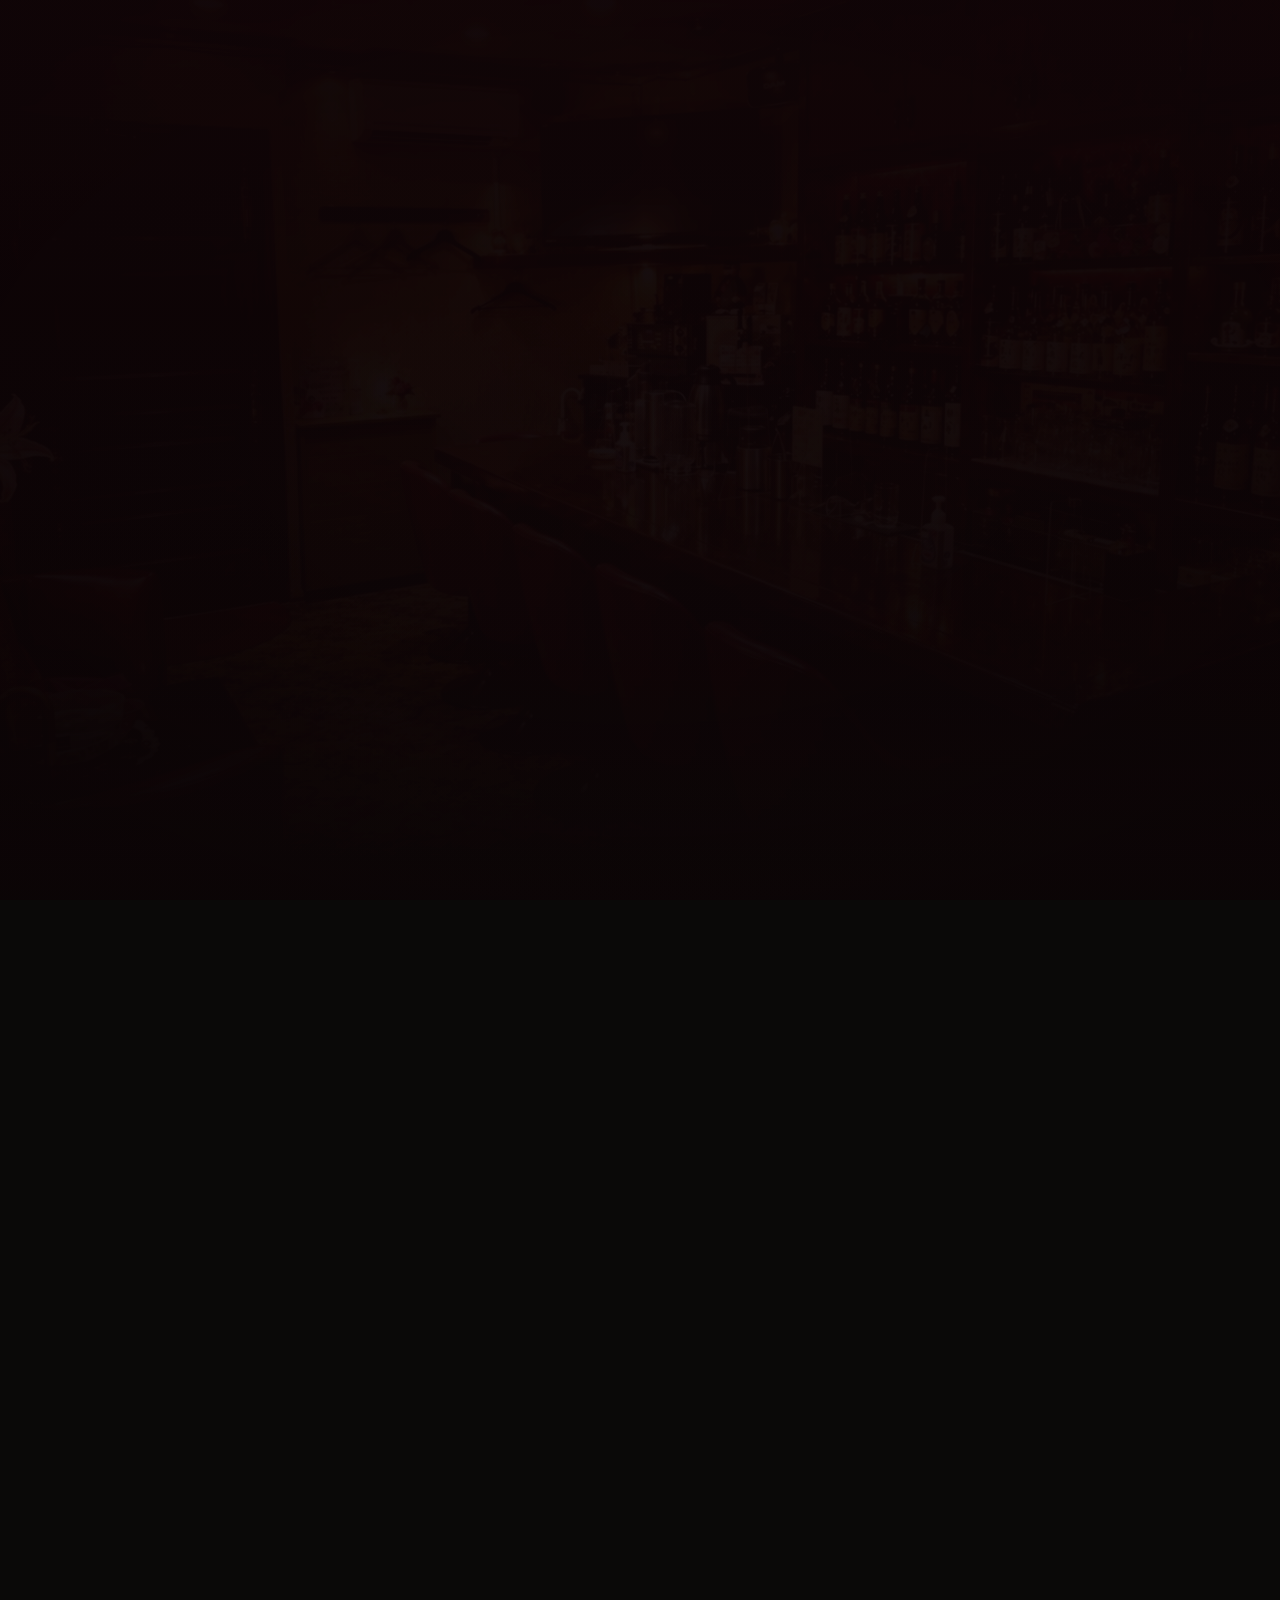
<file: menu.html>
<!DOCTYPE html>
<html lang="ja">
<head>
  <meta charset="UTF-8">
  <meta name="viewport" content="width=device-width, initial-scale=1">
  <title>SANS TOI MAMIE｜サントワマミー</title>
  <!-- MENUはTOPページ内にまとめました。古いリンクから来た方をTOPのMENUへ案内します -->
  <meta http-equiv="refresh" content="0; url=index.html#menu">
  <link rel="canonical" href="index.html#menu">
  <style>body{background:#0a0908;color:#a79e92;font-family:sans-serif;text-align:center;padding:30vh 20px}a{color:#c9ae80}</style>
</head>
<body>
  <p>MENUはTOPページに移動しました。<br><a href="index.html#menu">TOPページのMENUへ</a></p>
</body>
</html>
</file>
<file: css/style.css>
/* =========================================================
   SANS TOI MAMIE ／ 共通スタイル（全ページ）
   ---------------------------------------------------------
   色・フォントは :root の変数でまとめて変更できます。
   TOPページ専用の演出は top.css にあります。
   ========================================================= */

:root {
  /* Base */
  --c-black:      #0a0908;
  --c-charcoal:   #131110;
  --c-charcoal-2: #1b1815;
  --c-brown:      #2a1f18;

  /* Accent（使いすぎない） */
  --c-gold:       #c9ae80;
  --c-gold-soft:  rgba(201, 174, 128, .55);
  --c-gold-line:  rgba(201, 174, 128, .28);
  --c-wine:       #5b1c26;

  /* Text */
  --c-text:       #e7e0d4;
  --c-text-sub:   #a79e92;
  --c-text-dim:   #6f675e;
  --c-border:     rgba(231, 224, 212, .10);

  /* Fonts */
  --f-en:     "Cormorant Garamond", "Times New Roman", serif;
  --f-mincho: "Shippori Mincho", "Yu Mincho", "YuMincho", "Hiragino Mincho ProN", "Noto Serif JP", "Noto Serif CJK JP", serif;
  --f-body:   "Noto Sans JP", "Hiragino Sans", "Yu Gothic", "YuGothic", "Noto Sans CJK JP", sans-serif;

  /* Layout */
  --header-h: 76px;
  --gutter:   clamp(20px, 6vw, 72px);
  --maxw:     1240px;
  --ease:     cubic-bezier(.22, .61, .36, 1);
}
@media (max-width: 767px) {
  :root { --header-h: 62px; }
}

/* ---------- Reset / Base ---------- */
*, *::before, *::after { box-sizing: border-box; }
html { -webkit-text-size-adjust: 100%; scroll-behavior: smooth; }
body {
  margin: 0;
  background: var(--c-black);
  color: var(--c-text);
  font-family: var(--f-body);
  font-weight: 300;
  font-size: 15px;
  line-height: 2.05;
  letter-spacing: .06em;
  -webkit-font-smoothing: antialiased;
  -moz-osx-font-smoothing: grayscale;
  overflow-x: hidden;
}
@media (min-width: 768px) { body { font-size: 16px; } }
img { max-width: 100%; height: auto; display: block; }
a { color: inherit; text-decoration: none; }
button { font: inherit; color: inherit; background: none; border: 0; padding: 0; cursor: pointer; }
h1, h2, h3, p, ul, dl, dd, figure { margin: 0; padding: 0; }
ul { list-style: none; }
::selection { background: var(--c-wine); color: var(--c-text); }
:focus-visible { outline: 1px solid var(--c-gold); outline-offset: 4px; }
html.is-locked, html.is-locked body { overflow: hidden; }

.sr-only {
  position: absolute; width: 1px; height: 1px; overflow: hidden;
  clip: rect(0 0 0 0); white-space: nowrap;
}
.container { width: 100%; max-width: var(--maxw); margin: 0 auto; padding: 0 var(--gutter); }

/* 写真の枠：画像が読み込めない場合も暗い面が残る */
.media { position: relative; overflow: hidden; background: var(--c-charcoal-2); }
.media img { width: 100%; height: 100%; object-fit: cover; }
.media img.is-missing { visibility: hidden; }

/* ---------- Typography helpers ---------- */
.en { font-family: var(--f-en); font-weight: 400; letter-spacing: .24em; }
.mincho { font-family: var(--f-mincho); font-weight: 400; }

.sec-title { display: flex; flex-direction: column; gap: 14px; }
.sec-title__en {
  font-family: var(--f-en); font-weight: 300;
  font-size: clamp(30px, 5vw, 46px);
  letter-spacing: .22em; line-height: 1.1;
  color: var(--c-gold);
}
.sec-title__ja {
  font-family: var(--f-mincho); font-size: 13px;
  letter-spacing: .3em; color: var(--c-text-sub);
}
.sec-title--center { align-items: center; text-align: center; }

.gold-line { display: block; width: 56px; height: 1px; background: var(--c-gold-soft); }
.sec-title--center .gold-line { margin: 0 auto; }

/* ---------- Buttons ---------- */
.btn {
  display: inline-flex; align-items: center; justify-content: center; gap: 18px;
  min-height: 54px; padding: 0 34px;
  border: 1px solid var(--c-gold-line);
  color: var(--c-gold);
  font-family: var(--f-en); font-size: 14px; letter-spacing: .28em;
  transition: border-color .5s var(--ease), background-color .5s var(--ease), color .5s var(--ease);
}
.btn__arrow {
  position: relative; width: 28px; height: 1px; background: currentColor;
  transition: width .5s var(--ease);
}
.btn__arrow::after {
  content: ""; position: absolute; right: 0; top: -3px;
  width: 7px; height: 1px; background: currentColor; transform: rotate(35deg); transform-origin: right;
}
.btn:hover { border-color: var(--c-gold-soft); background-color: rgba(201, 174, 128, .06); }
.btn:hover .btn__arrow { width: 40px; }

.text-link {
  display: inline-flex; align-items: center; gap: 12px;
  font-family: var(--f-en); font-size: 14px; letter-spacing: .26em; color: var(--c-gold);
  padding: 8px 0; border-bottom: 1px solid var(--c-gold-line);
  transition: border-color .5s var(--ease);
}
.text-link:hover { border-color: var(--c-gold); }

/* =========================================================
   HEADER
   ========================================================= */
.site-header {
  position: fixed; inset: 0 0 auto 0; z-index: 100;
  height: var(--header-h);
  background: rgba(10, 9, 8, .82);
  -webkit-backdrop-filter: blur(10px); backdrop-filter: blur(10px);
  border-bottom: 1px solid var(--c-border);
  transition: background-color .6s var(--ease), border-color .6s var(--ease);
}
.site-header__inner {
  height: 100%; max-width: 1440px; margin: 0 auto;
  padding: 0 var(--gutter);
  display: flex; align-items: center; justify-content: space-between;
}
.brand {
  font-family: var(--f-en); font-weight: 400;
  font-size: 17px; letter-spacing: .32em; white-space: nowrap;
  color: var(--c-text);
  transition: color .5s var(--ease);
}
.brand:hover { color: var(--c-gold); }
@media (max-width: 767px) { .brand { font-size: 15px; letter-spacing: .26em; } }

.gnav ul { display: flex; gap: clamp(22px, 2.6vw, 40px); }
.gnav a {
  position: relative; display: block; padding: 6px 0;
  font-family: var(--f-en); font-size: 13px; letter-spacing: .24em;
  color: var(--c-text-sub);
  transition: color .5s var(--ease);
}
.gnav a::after {
  content: ""; position: absolute; left: 0; right: .24em; bottom: 0;
  height: 1px; background: var(--c-gold);
  transform: scaleX(0); transform-origin: left;
  transition: transform .6s var(--ease);
}
.gnav a:hover { color: var(--c-gold); }
.gnav a:hover::after { transform: scaleX(1); }
.gnav a[aria-current="page"] { color: var(--c-gold); }
.gnav a[aria-current="page"]::after { transform: scaleX(1); background: var(--c-gold-soft); }

.menu-toggle { display: none; }

@media (max-width: 900px) {
  .gnav { display: none; }
  .menu-toggle {
    display: flex; flex-direction: column; justify-content: center; align-items: flex-end; gap: 7px;
    width: 48px; height: 48px; margin-right: -10px; padding: 0 10px;
  }
  .menu-toggle span {
    display: block; height: 1px; background: var(--c-text);
    transition: transform .5s var(--ease), width .5s var(--ease), background-color .5s;
  }
  .menu-toggle span:nth-child(1) { width: 28px; }
  .menu-toggle span:nth-child(2) { width: 18px; }
  .is-menu-open .menu-toggle span { background: var(--c-gold); }
  .is-menu-open .menu-toggle span:nth-child(1) { width: 26px; transform: translateY(4px) rotate(38deg); }
  .is-menu-open .menu-toggle span:nth-child(2) { width: 26px; transform: translateY(-4px) rotate(-38deg); }
}

/* ---------- Mobile drawer ---------- */
.drawer {
  position: fixed; inset: 0; z-index: 90;
  display: flex; flex-direction: column; justify-content: center;
  padding: calc(var(--header-h) + 20px) var(--gutter) 40px;
  background: var(--c-black);
  opacity: 0; visibility: hidden;
  transition: opacity .6s var(--ease), visibility 0s linear .6s;
}
.drawer::before { /* ごく淡いワインの灯り */
  content: ""; position: absolute; inset: 0; pointer-events: none;
  background: radial-gradient(ellipse 80% 50% at 80% 100%, rgba(91, 28, 38, .22), transparent 70%);
}
.is-menu-open .drawer { opacity: 1; visibility: visible; transition: opacity .6s var(--ease), visibility 0s; }
.drawer nav { position: relative; }
.drawer li { border-bottom: 1px solid var(--c-border); }
.drawer li:first-child { border-top: 1px solid var(--c-border); }
.drawer a {
  display: flex; align-items: baseline; justify-content: space-between;
  padding: 18px 4px; min-height: 60px;
}
.drawer__en { font-family: var(--f-en); font-size: 22px; letter-spacing: .24em; color: var(--c-text); }
.drawer__ja { font-family: var(--f-mincho); font-size: 11px; letter-spacing: .24em; color: var(--c-text-dim); }
.drawer a[aria-current="page"] .drawer__en { color: var(--c-gold); }
.drawer__foot {
  position: relative; margin-top: 44px; text-align: center;
  font-family: var(--f-en); font-size: 12px; letter-spacing: .4em; color: var(--c-text-dim);
}
@media (min-width: 901px) { .drawer { display: none; } }

/* =========================================================
   FOOTER
   ========================================================= */
.site-footer {
  margin-top: clamp(100px, 14vw, 180px);
  padding: 72px var(--gutter) 40px;
  border-top: 1px solid var(--c-border);
  background: var(--c-charcoal);
  text-align: center;
}
.site-footer__brand { font-family: var(--f-en); font-size: 22px; letter-spacing: .34em; }
.site-footer__ja { margin-top: 6px; font-family: var(--f-mincho); font-size: 12px; letter-spacing: .3em; color: var(--c-text-sub); }
.site-footer .gold-line { margin: 28px auto; }
.site-footer__addr { font-size: 13px; line-height: 1.9; color: var(--c-text-sub); }
.site-footer__nav { margin-top: 36px; display: flex; flex-wrap: wrap; justify-content: center; gap: 4px 26px; }
.site-footer__nav a {
  display: inline-block; padding: 8px 0;
  font-family: var(--f-en); font-size: 12px; letter-spacing: .22em; color: var(--c-text-dim);
  transition: color .5s var(--ease);
}
.site-footer__nav a:hover { color: var(--c-gold); }
.site-footer__copy { margin-top: 36px; font-family: var(--f-en); font-size: 11px; letter-spacing: .2em; color: var(--c-text-dim); }

/* =========================================================
   下層ページ共通：ページタイトル
   ========================================================= */
.page-head {
  position: relative;
  padding: calc(var(--header-h) + clamp(72px, 11vw, 140px)) var(--gutter) clamp(56px, 8vw, 100px);
  text-align: center;
}
.page-head::before {
  content: ""; position: absolute; inset: 0; pointer-events: none;
  background: radial-gradient(ellipse 60% 70% at 50% 0%, rgba(42, 31, 24, .55), transparent 72%);
}
.page-head h1 { position: relative; display: flex; flex-direction: column; align-items: center; gap: 20px; font-weight: 400; }
.page-head__en {
  font-family: var(--f-en); font-weight: 300;
  font-size: clamp(38px, 7vw, 64px); letter-spacing: .26em; line-height: 1;
  padding-left: .26em; /* letter-spacing の右余白を相殺して中央に */
  color: var(--c-gold);
}
.page-head__ja { font-family: var(--f-mincho); font-size: 13px; letter-spacing: .34em; color: var(--c-text-sub); }

.lead {
  font-family: var(--f-mincho); font-size: clamp(15px, 1.6vw, 17px);
  line-height: 2.3; letter-spacing: .12em; color: var(--c-text);
}
.prose p + p { margin-top: 1.4em; }
.prose p { color: var(--c-text-sub); }

.page-cta { margin-top: clamp(80px, 12vw, 140px); text-align: center; }
.page-cta__text { margin-bottom: 28px; font-family: var(--f-mincho); font-size: 14px; letter-spacing: .2em; color: var(--c-text-sub); }

/* =========================================================
   ABOUT
   ========================================================= */
.about-hero { max-width: 1440px; margin: 0 auto; padding: 0 var(--gutter); }
.about-hero .media { aspect-ratio: 21 / 9; }
@media (max-width: 767px) { .about-hero { padding: 0; } .about-hero .media { aspect-ratio: 4 / 3; } }

.about-concept {
  max-width: 820px; margin: clamp(80px, 12vw, 150px) auto 0; padding: 0 var(--gutter);
  text-align: center;
}
.about-concept__title {
  margin: 28px 0 40px;
  font-family: var(--f-mincho); font-weight: 400;
  font-size: clamp(21px, 3vw, 30px); letter-spacing: .16em; line-height: 1.9;
}
.about-concept .prose p { line-height: 2.4; }

.about-rows { margin-top: clamp(100px, 14vw, 180px); display: grid; gap: clamp(90px, 12vw, 160px); }
.about-row {
  display: grid; grid-template-columns: repeat(12, 1fr); gap: 0 clamp(20px, 3vw, 40px);
  align-items: center;
}
.about-row .media { grid-column: 1 / 8; aspect-ratio: 4 / 3; }
.about-row__body { grid-column: 9 / 13; }
.about-row--rev .media { grid-column: 6 / 13; grid-row: 1; aspect-ratio: 4 / 5; }
.about-row--rev .about-row__body { grid-column: 1 / 5; grid-row: 1; }
.about-row__num { font-family: var(--f-en); font-size: 13px; letter-spacing: .3em; color: var(--c-gold); }
.about-row__title {
  margin: 18px 0 26px; font-family: var(--f-mincho); font-weight: 400;
  font-size: clamp(19px, 2.2vw, 24px); letter-spacing: .14em; line-height: 1.8;
}
@media (max-width: 767px) {
  .about-row { grid-template-columns: 1fr; gap: 36px; }
  .about-row .media, .about-row--rev .media { grid-column: 1; grid-row: auto; margin: 0 calc(var(--gutter) * -1); }
  .about-row--rev .media { aspect-ratio: 4 / 3; }
  .about-row__body, .about-row--rev .about-row__body { grid-column: 1; grid-row: auto; }
}

/* =========================================================
   MENU
   ========================================================= */
.menu-wrap { max-width: 860px; margin: 0 auto; padding: 0 var(--gutter); }
.menu-board {
  position: relative;
  padding: clamp(40px, 7vw, 84px) clamp(24px, 6vw, 80px);
  background: var(--c-charcoal);
  border: 1px solid var(--c-border);
}
.menu-board::before { /* 内側の細いゴールド枠 */
  content: ""; position: absolute; inset: 10px; border: 1px solid var(--c-gold-line); pointer-events: none;
}
.menu-cat + .menu-cat { margin-top: clamp(56px, 8vw, 84px); }
.menu-cat__head { display: flex; align-items: baseline; gap: 18px; margin-bottom: 26px; }
.menu-cat__en { font-family: var(--f-en); font-weight: 400; font-size: clamp(24px, 3.4vw, 30px); letter-spacing: .24em; color: var(--c-gold); }
.menu-cat__ja { font-family: var(--f-mincho); font-size: 12px; letter-spacing: .26em; color: var(--c-text-sub); }
.menu-cat__rule { flex: 1; height: 1px; background: var(--c-gold-line); align-self: center; }

.menu-item {
  display: flex; align-items: baseline; gap: 14px;
  padding: 16px 0; border-bottom: 1px solid var(--c-border);
}
.menu-item__name { font-family: var(--f-mincho); font-size: 15px; letter-spacing: .1em; }
.menu-item__note { display: block; font-size: 12px; color: var(--c-text-dim); letter-spacing: .08em; line-height: 1.6; }
.menu-item__dots { flex: 1; border-bottom: 1px dotted var(--c-text-dim); transform: translateY(-5px); min-width: 20px; }
.menu-item__price { font-family: var(--f-en); font-size: 18px; letter-spacing: .08em; white-space: nowrap; }
.menu-empty {
  padding: 22px 0; border-top: 1px solid var(--c-border); border-bottom: 1px solid var(--c-border);
  text-align: center; font-family: var(--f-mincho); font-size: 13px; letter-spacing: .24em; color: var(--c-text-dim);
}
.menu-notes { margin-top: 40px; font-size: 12px; line-height: 2; color: var(--c-text-dim); }
.menu-notes li::before { content: "※"; margin-right: .4em; }

/* =========================================================
   GALLERY
   ========================================================= */
.gallery {
  max-width: 1360px; margin: 0 auto; padding: 0 var(--gutter);
  display: grid; grid-template-columns: repeat(12, 1fr);
  gap: clamp(70px, 9vw, 130px) clamp(16px, 2.4vw, 32px);
}
.gallery__item { grid-column: 1 / -1; }
.gallery__btn { position: relative; display: block; width: 100%; cursor: zoom-in; text-align: left; }
.gallery__btn .media { transition: opacity .6s var(--ease); }
.gallery__btn:hover .media { opacity: .82; }
.gallery__cap { display: flex; align-items: baseline; gap: 16px; margin-top: 16px; }
.gallery__num { font-family: var(--f-en); font-size: 13px; letter-spacing: .2em; color: var(--c-gold); }
.gallery__cat { font-family: var(--f-en); font-size: 15px; letter-spacing: .22em; }
.gallery__ja  { font-family: var(--f-mincho); font-size: 12px; letter-spacing: .2em; color: var(--c-text-dim); }

/* 7枚1セットの雑誌的な配置（枚数が変わっても崩れません） */
.gallery__item:nth-child(7n+1) { grid-column: 1 / -1; }
.gallery__item:nth-child(7n+1) .media { aspect-ratio: 16 / 9; }
.gallery__item:nth-child(7n+2) { grid-column: 1 / 8; }
.gallery__item:nth-child(7n+2) .media { aspect-ratio: 4 / 3; }
.gallery__item:nth-child(7n+3) { grid-column: 9 / 13; align-self: end; }
.gallery__item:nth-child(7n+3) .media { aspect-ratio: 3 / 4; }
.gallery__item:nth-child(7n+4) { grid-column: 3 / 11; }
.gallery__item:nth-child(7n+4) .media { aspect-ratio: 3 / 2; }
.gallery__item:nth-child(7n+5) { grid-column: 1 / 5; align-self: start; margin-top: 12%; }
.gallery__item:nth-child(7n+5) .media { aspect-ratio: 3 / 4; }
.gallery__item:nth-child(7n+6) { grid-column: 6 / 13; }
.gallery__item:nth-child(7n+6) .media { aspect-ratio: 4 / 3; }
.gallery__item:nth-child(7n+7) { grid-column: 2 / 12; }
.gallery__item:nth-child(7n+7) .media { aspect-ratio: 21 / 9; }

@media (max-width: 767px) {
  .gallery { gap: 56px 12px; }
  .gallery__item:nth-child(n) { grid-column: 1 / -1; margin-top: 0; }
  .gallery__item:nth-child(n) .media { aspect-ratio: 4 / 3; }
  .gallery__item:nth-child(7n+1) { margin: 0 calc(var(--gutter) * -1); }
  .gallery__item:nth-child(7n+1) .gallery__cap { padding: 0 var(--gutter); }
  .gallery__item:nth-child(7n+3), .gallery__item:nth-child(7n+5) { grid-column: 2 / -1; }
  .gallery__item:nth-child(7n+3) .media, .gallery__item:nth-child(7n+5) .media { aspect-ratio: 4 / 5; }
  .gallery__btn:hover .media { opacity: 1; }
}

/* ---------- Lightbox ---------- */
.lightbox {
  position: fixed; inset: 0; z-index: 200;
  display: flex; align-items: center; justify-content: center;
  background: rgba(6, 5, 5, .985);
  opacity: 0; visibility: hidden;
  transition: opacity .45s var(--ease), visibility 0s linear .45s;
  touch-action: pan-y;
}
.lightbox.is-open { opacity: 1; visibility: visible; transition: opacity .45s var(--ease), visibility 0s; }
.lightbox__figure { margin: 0; max-width: min(92vw, 1400px); display: flex; flex-direction: column; align-items: center; }
.lightbox__img {
  max-width: 100%; max-height: calc(100vh - 170px); max-height: calc(100svh - 170px);
  width: auto; height: auto; object-fit: contain;
  transition: opacity .35s var(--ease);
}
.lightbox__img.is-changing { opacity: 0; }
.lightbox__cap { margin-top: 18px; display: flex; gap: 18px; align-items: baseline; }
.lightbox__cat { font-family: var(--f-en); font-size: 15px; letter-spacing: .24em; color: var(--c-text); }
.lightbox__ja { font-family: var(--f-mincho); font-size: 12px; letter-spacing: .2em; color: var(--c-text-sub); }
.lightbox__count { font-family: var(--f-en); font-size: 13px; letter-spacing: .2em; color: var(--c-gold); }

.lightbox__close {
  position: absolute; top: 16px; right: 16px;
  display: flex; align-items: center; gap: 12px; min-height: 48px; padding: 0 12px;
  font-family: var(--f-en); font-size: 13px; letter-spacing: .26em; color: var(--c-text-sub);
  transition: color .4s var(--ease);
}
.lightbox__close i { position: relative; width: 20px; height: 20px; }
.lightbox__close i::before, .lightbox__close i::after {
  content: ""; position: absolute; left: 0; top: 50%; width: 100%; height: 1px; background: currentColor;
}
.lightbox__close i::before { transform: rotate(45deg); }
.lightbox__close i::after  { transform: rotate(-45deg); }
.lightbox__nav {
  position: absolute; top: 50%; transform: translateY(-50%);
  width: 64px; height: 96px; display: flex; align-items: center; justify-content: center;
  color: var(--c-text-sub); transition: color .4s var(--ease);
}
.lightbox__nav svg { width: 22px; height: 44px; }
.lightbox__prev { left: 8px; }
.lightbox__next { right: 8px; }
.lightbox__close:hover, .lightbox__nav:hover { color: var(--c-gold); }
@media (max-width: 767px) {
  .lightbox__figure { max-width: 100vw; }
  .lightbox__img { max-height: calc(100svh - 200px); }
  .lightbox__nav { top: auto; bottom: 18px; transform: none; width: 60px; height: 60px; }
  .lightbox__nav svg { width: 14px; height: 28px; }
  .lightbox__prev { left: calc(50% - 90px); }
  .lightbox__next { right: calc(50% - 90px); }
}

/* =========================================================
   ACCESS
   ========================================================= */
.access {
  max-width: var(--maxw); margin: 0 auto; padding: 0 var(--gutter);
  display: grid; grid-template-columns: 5fr 7fr; gap: clamp(40px, 6vw, 90px); align-items: start;
}
.access__name { font-family: var(--f-mincho); font-size: 22px; letter-spacing: .2em; }
.access__name-en { margin-top: 4px; font-family: var(--f-en); font-size: 13px; letter-spacing: .3em; color: var(--c-gold); }
.info-list { margin-top: 36px; border-top: 1px solid var(--c-border); }
.info-list__row { display: grid; grid-template-columns: 7.5em 1fr; gap: 16px; padding: 20px 0; border-bottom: 1px solid var(--c-border); }
.info-list dt { font-family: var(--f-en); font-size: 13px; letter-spacing: .24em; color: var(--c-gold); padding-top: 2px; }
.info-list dd { font-size: 15px; line-height: 1.9; }
.info-list dd a { border-bottom: 1px solid var(--c-gold-line); }
.access__btn { margin-top: 40px; }
.access__visual .media { aspect-ratio: 4 / 3; }
.access__map {
  margin-top: clamp(16px, 2vw, 24px); aspect-ratio: 16 / 10; border: 1px solid var(--c-border);
  background: var(--c-charcoal-2);
}
.access__map iframe {
  display: block; width: 100%; height: 100%; border: 0;
  filter: grayscale(1) invert(.92) contrast(.88) brightness(.95); /* 夜の雰囲気に合わせた暗い地図 */
}
@media (max-width: 900px) {
  .access { grid-template-columns: 1fr; }
  .access__btn .btn { width: 100%; }
}

/* =========================================================
   CONTACT
   ========================================================= */
.contact { max-width: 760px; margin: 0 auto; padding: 0 var(--gutter); text-align: center; }
.contact__lead { margin-bottom: clamp(48px, 7vw, 72px); }
.contact__list { display: grid; gap: 20px; }
.contact-card {
  position: relative; display: flex; flex-direction: column; align-items: center; gap: 10px;
  padding: clamp(36px, 6vw, 56px) 24px;
  background: var(--c-charcoal); border: 1px solid var(--c-border);
  transition: border-color .5s var(--ease), background-color .5s var(--ease);
}
.contact-card:hover { border-color: var(--c-gold-line); background: var(--c-charcoal-2); }
.contact-card__label { font-family: var(--f-en); font-size: 14px; letter-spacing: .34em; color: var(--c-gold); }
.contact-card__value { font-family: var(--f-en); font-size: clamp(28px, 5vw, 40px); letter-spacing: .12em; line-height: 1.3; }
.contact-card__note { font-size: 12px; color: var(--c-text-dim); }
.contact__empty {
  padding: clamp(40px, 7vw, 64px) 24px;
  border-top: 1px solid var(--c-border); border-bottom: 1px solid var(--c-border);
}
.contact__empty p { font-family: var(--f-mincho); letter-spacing: .14em; color: var(--c-text-sub); line-height: 2.2; }
.contact__empty .btn { margin-top: 36px; }
@media (max-width: 480px) {
  .contact__empty p, .page-cta__text { font-size: 13px; letter-spacing: .06em; }
}

/* ---------- CONTACT：電話番号・LINEボタン ---------- */
.contact-tel__num { font-size: clamp(30px, 6vw, 44px); white-space: nowrap; }
.contact-line {
  display: flex; flex-direction: column; align-items: center; gap: 18px;
  padding: clamp(36px, 6vw, 56px) 24px;
  background: var(--c-charcoal); border: 1px solid var(--c-border);
}
.contact-line__btn {
  display: inline-flex; align-items: center; justify-content: center; gap: 18px;
  width: min(100%, 360px); min-height: 60px; padding: 0 28px;
  border: 1px solid var(--c-gold-soft);
  background: rgba(91, 28, 38, .38); /* 深いワインレッド */
  color: var(--c-text);
  font-family: var(--f-mincho); font-size: 16px; letter-spacing: .16em;
  transition: background-color .5s var(--ease), border-color .5s var(--ease), color .5s var(--ease);
}
.contact-line__btn .btn__arrow { color: var(--c-gold); }
.contact-line__btn:hover { background: rgba(91, 28, 38, .6); border-color: var(--c-gold); color: var(--c-gold); }
.contact-line__btn:hover .btn__arrow { width: 40px; }
.contact-line__btn.is-disabled {
  opacity: .42; cursor: not-allowed; pointer-events: none;
  background: transparent; border-color: var(--c-gold-line);
}
@media (max-width: 480px) {
  .contact-line__btn { font-size: 15px; letter-spacing: .1em; }
}

/* ---------- CONTACT：赤・ワインレッド系の配色（2026-10 更新） ---------- */
.contact-tel,
.contact-line {
  background: rgba(91, 28, 38, .20);
  border-color: rgba(150, 52, 64, .45);
}
.contact-tel::before,
.contact-line::before { /* 内側の細いライン */
  content: ""; position: absolute; inset: 8px; pointer-events: none;
  border: 1px solid rgba(201, 174, 128, .12);
}
.contact-line { position: relative; }
.contact-tel:hover { background: rgba(91, 28, 38, .34); border-color: rgba(176, 64, 78, .7); }
.contact-tel .contact-card__label,
.contact-line .contact-card__label { color: #d48a8f; } /* 落ち着いたローズレッド */
.contact-tel__num { color: var(--c-text); }
.contact-tel .contact-card__note,
.contact-line .contact-card__note { color: #a98a86; font-size: 13px; }
.contact-line__btn {
  background: #5b1c26; border-color: rgba(201, 174, 128, .55); color: #f1e6da;
}
.contact-line__btn:hover { background: #722431; border-color: var(--c-gold); color: #fff6ec; }
.contact-line__btn.is-disabled { opacity: .5; background: rgba(91, 28, 38, .45); border-color: rgba(201, 174, 128, .25); }
@media (max-width: 480px) {
  .contact-tel .contact-card__note, .contact-line .contact-card__note { letter-spacing: .02em; }
}


/* ---------- CONTACT：LINE と Instagram を横並び（スマホは縦並び） ---------- */
.contact__sns { display: grid; grid-template-columns: repeat(2, minmax(0, 1fr)); gap: 20px; }
.contact__sns .contact-line { padding-left: 20px; padding-right: 20px; }
.contact__sns .contact-line__btn { width: 100%; padding: 0 20px; gap: 14px; font-size: 15px; letter-spacing: .1em; }
@media (max-width: 640px) {
  .contact__sns { grid-template-columns: 1fr; }
}


/* ---------- GALLERY：実際の写真に合わせた枠の比率（2026-10） ---------- */
/* 5枚目は横長写真のため、縦長枠 → 横長枠に（位置・幅はそのまま） */
.gallery__item:nth-child(7n+5) .media { aspect-ratio: 4 / 3; }
/* 7枚目：21:9 だと上下が切れすぎるため 16:9 に（位置・幅はそのまま） */
.gallery__item:nth-child(7n+7) .media { aspect-ratio: 16 / 9; }
@media (max-width: 767px) {
  .gallery__item:nth-child(7n+7) .media { aspect-ratio: 4 / 3; }
  .gallery__item:nth-child(7n+5) .media { aspect-ratio: 4 / 3; }
  .gallery__item:nth-child(7n+3) .media { aspect-ratio: 3 / 4; } /* 縦長の入口写真はそのままの比率で */
}

/* 1枚目（文字入りの写真）：スマホでは左右の文字が切れないよう写真の比率どおりに表示 */
@media (max-width: 767px) {
  .gallery__item:nth-child(1) .media { aspect-ratio: 3 / 2; }
}


/* ---------- ACCESS：写真なし（地図のみ）のレイアウト（2026-10） ---------- */
.access__visual .access__map:first-child { margin-top: 0; }
.access { align-items: center; }
.access__map { aspect-ratio: 4 / 3; }
@media (max-width: 900px) {
  .access { align-items: start; }
  .access__map { aspect-ratio: 4 / 3; }
}


/* ---------- ACCESS：Googleマップ（航空写真）（2026-10） ---------- */
.access__map-cap { display: flex; align-items: baseline; gap: 14px; margin-bottom: 14px; }
.access__map-cap-en { font-family: var(--f-en); font-size: 14px; letter-spacing: .3em; color: var(--c-gold); }
.access__map-cap-ja { font-family: var(--f-mincho); font-size: 12px; letter-spacing: .2em; color: var(--c-text-sub); }
.access__visual .access__map {
  position: relative; margin-top: 0; width: 100%; max-width: 100%; aspect-ratio: 4 / 3;
  border: 1px solid rgba(150, 52, 64, .55); background: var(--c-charcoal-2); overflow: hidden;
}
.access__visual .access__map::after { /* 内側の細いゴールドライン */
  content: ""; position: absolute; inset: 6px; pointer-events: none; z-index: 2;
  border: 1px solid rgba(201, 174, 128, .28);
}
.access__map iframe { filter: none; position: absolute; inset: 0; width: 100%; height: 100%; }
.access__map-link { /* 地図全体をタップするとGoogleマップへ */
  position: absolute; inset: 0; z-index: 1;
  display: flex; align-items: flex-start; justify-content: flex-end; padding: 16px; /* 右上：Googleの表記や操作ボタンと重ならない位置 */
}
.access__map-link-label {
  font-family: var(--f-mincho); font-size: 13px; letter-spacing: .12em; color: #f1e6da;
  padding: 8px 16px; background: rgba(60, 16, 24, .88); border: 1px solid var(--c-gold-soft);
  transition: background-color .4s var(--ease), border-color .4s var(--ease);
}
.access__map-link:hover .access__map-link-label { background: rgba(114, 36, 49, .95); border-color: var(--c-gold); }
.access__map-link:focus-visible { outline: 1px solid var(--c-gold); outline-offset: -8px; }
@media (max-width: 900px) {
  .access__visual { margin-top: 8px; }
}
@media (max-width: 767px) {
  .access__visual .access__map { aspect-ratio: 1 / 1; }
  .access__map-link { padding: 12px; }
  .access__map-link-label { font-size: 13px; padding: 8px 14px; }
}


/* ---------- GALLERY：写真構成の見直しに合わせた比率（2026-10-06） ---------- */
/* 6枚目・7枚目は横長（16:9）の写真なので、写真どおりの比率で表示 */
.gallery__item:nth-child(7n+6) .media { aspect-ratio: 16 / 9; }
.gallery__item:nth-child(7n+6) { align-self: center; }
@media (max-width: 767px) {
  .gallery__item:nth-child(7n+6) .media,
  .gallery__item:nth-child(7n+7) .media { aspect-ratio: 16 / 9; }
}
</file>
<file: css/top.css>
/* =========================================================
   SANS TOI MAMIE ／ TOPページ専用スタイル
   ---------------------------------------------------------
   演出（オープニング・Ken Burns・スクロール表示・写真ホバー）は
   すべてこのファイルに集約しています。他のページでは読み込みません。
   ========================================================= */

.page-top { --speed: 1; }
@media (max-width: 767px) { .page-top { --speed: .7; } } /* スマホは演出を短く */

/* ---------- HEADER（TOPのみ：HERO上は透明） ---------- */
.page-top .site-header { background: transparent; border-color: transparent; -webkit-backdrop-filter: none; backdrop-filter: none; }
.page-top.is-scrolled .site-header,
.page-top.is-menu-open .site-header {
  background: rgba(10, 9, 8, .82); border-color: var(--c-border);
  -webkit-backdrop-filter: blur(10px); backdrop-filter: blur(10px);
}
.page-top.is-menu-open .site-header { background: transparent; border-color: transparent; }
.js.page-top .site-header { opacity: 0; transition: opacity 1.2s var(--ease) calc(2.4s * var(--speed)), background-color .6s var(--ease), border-color .6s var(--ease); }
.js.page-top.is-loaded .site-header { opacity: 1; }

/* =========================================================
   HERO
   ========================================================= */
.hero {
  position: relative; height: 100vh; height: 100svh; min-height: 560px;
  overflow: hidden; background: #000;
  display: flex; align-items: center; justify-content: center;
}
.hero__media { position: absolute; inset: 0; }
.hero__img {
  width: 100%; height: 100%; object-fit: cover;
  transform: scale(1.1); transform-origin: 58% 46%;
  will-change: transform;
}
.hero__overlay {
  position: absolute; inset: 0; pointer-events: none;
  background:
    radial-gradient(ellipse 70% 60% at 50% 48%, rgba(0, 0, 0, .15), rgba(0, 0, 0, .55) 100%),
    linear-gradient(180deg, rgba(10, 9, 8, .55) 0%, rgba(10, 9, 8, .25) 35%, rgba(10, 9, 8, .45) 70%, var(--c-black) 100%);
}

/* 読み込み：暗闇から写真がゆっくり浮かぶ */
.js .hero__media { opacity: 0; transition: opacity 2.4s var(--ease) calc(.1s * var(--speed)); }
.is-loaded .hero__media { opacity: 1; }
/* Ken Burns：写真がゆっくり呼吸するような動き */
.is-loaded .hero__img { animation: kenburns 34s ease-in-out infinite alternate; }
@keyframes kenburns {
  0%   { transform: scale(1.1)  translate3d(0, 0, 0); }
  100% { transform: scale(1.02) translate3d(-1.2%, -.8%, 0); }
}
@media (max-width: 767px) {
  @keyframes kenburns { /* スマホは移動を抑えた軽いズームのみ */
    0%   { transform: scale(1.08); }
    100% { transform: scale(1.02); }
  }
}

.hero__content {
  position: relative; z-index: 1; text-align: center;
  padding: 0 20px; margin-top: -2vh;
}
.hero__logo { display: flex; flex-direction: column; align-items: center; font-weight: 400; }
.hero__logo-en {
  font-family: var(--f-en); font-weight: 300;
  font-size: clamp(34px, 6.4vw, 84px); line-height: 1.1;
  letter-spacing: .3em; padding-left: .3em;
  color: var(--c-gold); white-space: nowrap;
  text-shadow: 0 0 40px rgba(0, 0, 0, .5);
}
@media (max-width: 480px) {
  .hero__logo-en { font-size: 7.4vw; letter-spacing: .2em; padding-left: .2em; }
}
.hero__line {
  display: block; width: clamp(80px, 10vw, 130px); height: 1px; margin: clamp(22px, 3vw, 32px) 0;
  background: linear-gradient(90deg, transparent, var(--c-gold), transparent);
}
.hero__logo-ja {
  font-family: var(--f-mincho); font-size: clamp(14px, 1.5vw, 17px);
  letter-spacing: .5em; padding-left: .5em; color: var(--c-text);
}
.hero__place {
  margin-top: clamp(40px, 6vh, 64px);
  display: flex; align-items: center; justify-content: center; gap: 18px;
  font-family: var(--f-en); font-size: clamp(11px, 1vw, 13px); letter-spacing: .5em; color: var(--c-text-sub);
}
.hero__place span:last-child { margin-right: -.5em; }
.hero__place i { width: 4px; height: 4px; transform: rotate(45deg); border: 1px solid var(--c-gold-soft); }
.hero__copy {
  margin-top: clamp(18px, 2.4vh, 26px);
  font-family: var(--f-mincho); font-size: clamp(14px, 1.45vw, 17px);
  letter-spacing: .22em; color: var(--c-text);
}

.hero__scroll {
  position: absolute; left: 50%; bottom: max(28px, env(safe-area-inset-bottom));
  transform: translateX(-50%);
  display: flex; flex-direction: column; align-items: center; gap: 10px;
  padding: 8px 16px;
  font-family: var(--f-en); font-size: 11px; letter-spacing: .4em; padding-left: calc(16px + .4em);
  color: var(--c-text-sub); transition: color .5s var(--ease);
}
.hero__scroll svg { width: 12px; height: 22px; color: var(--c-gold); animation: scroll-bob 2.6s ease-in-out infinite; }
.hero__scroll:hover { color: var(--c-gold); }
@keyframes scroll-bob { 0%, 100% { transform: translateY(0); } 50% { transform: translateY(5px); } }

/* ---------- オープニングの時間差表示 ---------- */
.js .hero [data-seq] {
  opacity: 0; transform: translateY(14px);
  transition: opacity 1.4s var(--ease), transform 1.4s var(--ease);
  transition-delay: calc(var(--d, 0s) * var(--speed));
}
.js .hero .hero__scroll[data-seq] { transform: translate(-50%, 10px); }
.js .hero .hero__logo-en[data-seq] {
  transform: translateY(22px); letter-spacing: .46em; padding-left: .46em;
  transition: opacity 1.8s var(--ease), transform 1.8s var(--ease), letter-spacing 2.4s var(--ease), padding 2.4s var(--ease);
  transition-delay: calc(var(--d, 0s) * var(--speed));
}
.js .hero .hero__line[data-seq] { opacity: 1; transform: scaleX(0); transition: transform 1.6s var(--ease); transition-delay: calc(var(--d, 0s) * var(--speed)); }

.is-loaded .hero [data-seq] { opacity: 1; transform: none; }
.is-loaded .hero .hero__scroll[data-seq] { transform: translate(-50%, 0); }
.is-loaded .hero .hero__logo-en[data-seq] { transform: none; letter-spacing: .3em; padding-left: .3em; }
.is-loaded .hero .hero__line[data-seq] { transform: scaleX(1); }
@media (max-width: 480px) {
  .js .hero .hero__logo-en[data-seq] { letter-spacing: .3em; padding-left: .3em; }
  .is-loaded .hero .hero__logo-en[data-seq] { letter-spacing: .2em; padding-left: .2em; }
}

/* =========================================================
   スクロール表示（控えめ）
   ========================================================= */
.js [data-reveal] {
  opacity: 0; transform: translateY(22px);
  transition: opacity 1.3s var(--ease), transform 1.3s var(--ease);
  transition-delay: var(--rd, 0s);
}
.js [data-reveal="fade"] { transform: none; transition-duration: 2s; }
.js [data-reveal="photo"] { transform: translateY(30px); transition-duration: 1.6s; }
.js [data-reveal="line"] { opacity: 1; transform: scaleX(0); transform-origin: left; transition: transform 1.4s var(--ease); transition-delay: var(--rd, 0s); }
.js .sec-title--center [data-reveal="line"], .js .intro [data-reveal="line"] { transform-origin: center; }
.js [data-reveal].is-visible { opacity: 1; transform: none; }

/* =========================================================
   写真（ホバー）
   ========================================================= */
.photo { position: relative; display: block; }
.photo .media { height: 100%; }
.photo__label, .photo__cap { position: absolute; pointer-events: none; font-family: var(--f-en); }
.photo__cap { left: 0; bottom: -34px; font-size: 13px; letter-spacing: .26em; color: var(--c-text-sub); }
.photo__label {
  left: 50%; top: 50%; transform: translate(-50%, -40%);
  font-size: 13px; letter-spacing: .4em; padding-left: .4em; color: var(--c-gold);
  opacity: 0;
}
@media (hover: hover) and (pointer: fine) {
  .photo img { transition: transform 1.8s var(--ease), filter 1.2s var(--ease); }
  .photo::after {
    content: ""; position: absolute; inset: 20px; pointer-events: none;
    border: 1px solid var(--c-gold-soft); opacity: 0;
    transition: opacity .9s var(--ease), inset .9s var(--ease);
  }
  .photo .media + .photo__label { transition: opacity .9s var(--ease), transform .9s var(--ease); }
  .photo:hover img { transform: scale(1.05); filter: brightness(.62); }
  .photo:hover::after { opacity: 1; inset: 14px; }
  .photo:hover .photo__label { opacity: 1; transform: translate(-50%, -50%); }
}

/* =========================================================
   各セクション
   ========================================================= */
.pc-only { display: none; }
@media (min-width: 768px) { .pc-only { display: inline; } }

section.intro, .t-about, .t-menu, .t-gallery, .t-access, .t-contact { position: relative; }

/* ---------- INTRO ---------- */
.intro { padding: clamp(110px, 16vw, 200px) var(--gutter) clamp(90px, 12vw, 160px); }
.intro__inner { display: flex; flex-direction: column; align-items: center; gap: 44px; text-align: center; }
.intro__text {
  font-family: var(--f-mincho); font-size: clamp(16px, 1.9vw, 21px);
  line-height: 2.5; letter-spacing: .18em;
}
.intro__sign { font-family: var(--f-en); font-style: italic; font-weight: 300; font-size: 15px; letter-spacing: .3em; color: var(--c-gold); }
@media (min-width: 900px) { /* PCは縦書きで */
  .intro__text { writing-mode: vertical-rl; white-space: nowrap; line-height: 2.8; text-align: start; }
}
@media (max-width: 480px) { .intro__text { font-size: 15px; letter-spacing: .1em; } }

/* ---------- ABOUT ---------- */
.t-about { padding: clamp(40px, 6vw, 80px) 0 0; }
.t-about__grid {
  max-width: 1360px; margin: 0 auto; padding: 0 var(--gutter);
  display: grid; grid-template-columns: repeat(12, 1fr); gap: 0 clamp(16px, 2.4vw, 32px);
}
.t-about__main { grid-column: 1 / 7; grid-row: 1 / 3; aspect-ratio: 4 / 5; }
.t-about__sub  { grid-column: 7 / 10; grid-row: 2; aspect-ratio: 3 / 4; margin-top: 30%; margin-left: -20%; z-index: 1; box-shadow: 0 30px 60px rgba(0, 0, 0, .5); }
.t-about__body { grid-column: 8 / 13; grid-row: 1; padding-top: 12%; }
.t-about__lead { margin: 44px 0 24px; font-family: var(--f-mincho); font-size: clamp(20px, 2.4vw, 28px); letter-spacing: .16em; line-height: 1.9; }
.t-about__text { margin-bottom: 36px; color: var(--c-text-sub); }
@media (max-width: 900px) {
  .t-about__grid { grid-template-columns: repeat(6, 1fr); gap: 0 12px; }
  .t-about__main { grid-column: 1 / 6; grid-row: 1; margin-left: calc(var(--gutter) * -1); }
  .t-about__sub  { grid-column: 4 / 7; grid-row: 1; align-self: end; margin: 0 0 -22%; }
  .t-about__body { grid-column: 1 / -1; grid-row: 2; padding-top: 30%; }
}

/* ---------- MENU ---------- */
.t-menu {
  margin-top: clamp(120px, 16vw, 220px);
  min-height: clamp(460px, 62vw, 680px);
  display: flex; align-items: center; justify-content: center;
  overflow: hidden;
}
.t-menu__bg { position: absolute; inset: 0; }
.t-menu__bg::after { content: ""; position: absolute; inset: 0; background: linear-gradient(180deg, var(--c-black), rgba(10, 9, 8, .55) 30%, rgba(10, 9, 8, .55) 70%, var(--c-black)); }
.t-menu__inner { position: relative; text-align: center; padding: 80px var(--gutter); }
.t-menu__text { margin: 36px 0 44px; font-family: var(--f-mincho); letter-spacing: .16em; }
@media (max-width: 480px) { .t-menu__text, .t-contact__text { font-size: 14px; letter-spacing: .08em; } }

/* ---------- GALLERY（エディトリアル） ---------- */
.t-gallery { max-width: 1360px; margin: clamp(110px, 14vw, 200px) auto 0; padding: 0 var(--gutter); }
.t-gallery__head { margin-bottom: clamp(50px, 7vw, 90px); }
.t-gallery__grid {
  display: grid; grid-template-columns: repeat(12, 1fr);
  gap: clamp(60px, 8vw, 110px) clamp(16px, 2.4vw, 32px);
}
.g-a { grid-column: 1 / 8;  aspect-ratio: 4 / 3; }
.g-b { grid-column: 9 / 13; aspect-ratio: 3 / 4; margin-top: 28%; }
.g-c { grid-column: 2 / 6;  aspect-ratio: 3 / 4; }
.g-d { grid-column: 7 / 13; aspect-ratio: 3 / 2; align-self: end; margin-bottom: 12%; }
.t-gallery__more { margin-top: clamp(80px, 10vw, 130px); text-align: center; }
@media (max-width: 767px) {
  .t-gallery__grid { grid-template-columns: repeat(6, 1fr); gap: 60px 12px; }
  .g-a { grid-column: 1 / -1; margin: 0 calc(var(--gutter) * -1); }
  .g-a .photo__cap { left: var(--gutter); }
  .g-b { grid-column: 3 / -1; margin-top: 0; }
  .g-c { grid-column: 1 / 5; }
  .g-d { grid-column: 2 / -1; margin-bottom: 0; }
}

/* ---------- ACCESS ---------- */
.t-access { margin-top: clamp(130px, 16vw, 220px); }
.t-access__grid {
  max-width: 1360px; margin: 0 auto; padding: 0 var(--gutter);
  display: grid; grid-template-columns: repeat(12, 1fr); gap: 0 clamp(16px, 2.4vw, 32px); align-items: center;
}
.t-access__photo { grid-column: 6 / 13; grid-row: 1; aspect-ratio: 3 / 2; }
.t-access__body  { grid-column: 1 / 6; grid-row: 1; }
.t-access__info { margin-top: 40px; line-height: 2.1; }
.t-access__name { font-family: var(--f-mincho); font-size: 19px; letter-spacing: .2em; margin-bottom: 8px; }
.t-access__area { margin-top: 6px; font-size: 13px; color: var(--c-text-sub); }
.t-access__btns { margin-top: 40px; display: flex; flex-wrap: wrap; align-items: center; gap: 20px 32px; }
@media (max-width: 900px) {
  .t-access__grid { grid-template-columns: 1fr; gap: 48px; }
  .t-access__photo, .t-access__body { grid-column: 1; grid-row: auto; }
  .t-access__photo { margin: 0 calc(var(--gutter) * -1); }
  .t-access__btns .btn { width: 100%; }
}

/* ---------- CONTACT ---------- */
.t-contact { margin-top: clamp(130px, 16vw, 220px); padding: 0 var(--gutter); text-align: center; }
.t-contact__text { margin: 36px 0 40px; font-family: var(--f-mincho); letter-spacing: .18em; }
.t-contact__tel { margin-bottom: 36px; }
.t-contact__tel a { display: inline-flex; align-items: baseline; gap: 18px; font-family: var(--f-en); font-size: clamp(26px, 4vw, 36px); letter-spacing: .12em; }
.t-contact__tel-label { font-size: 13px; letter-spacing: .3em; color: var(--c-gold); }

/* =========================================================
   モーションを減らす設定への対応
   ========================================================= */
@media (prefers-reduced-motion: reduce) {
  .hero__img, .is-loaded .hero__img { animation: none; transform: none; }
  .hero__scroll svg { animation: none; }
  .js .hero [data-seq], .js [data-reveal], .js .hero__media, .js.page-top .site-header {
    opacity: 1 !important; transform: none !important; transition: none !important;
  }
  .js .hero .hero__scroll[data-seq] { transform: translateX(-50%) !important; }
  .photo img, .photo::after { transition: none !important; }
  .photo:hover img { transform: none; }
}


/* =========================================================
   店内写真をTOPのファーストビュー（HERO）だけの背景に（2026-10 更新）
   写真は images/hero.jpg。下のセクションには背景写真を入れません。
   ========================================================= */
/* HERO：写真は主張させず、文字を主役に */
.hero__img { object-position: 60% 50%; opacity: .62; filter: saturate(.85); }
.hero__overlay {
  background:
    linear-gradient(180deg, rgba(36, 8, 14, .38), rgba(36, 8, 14, .22)),
    radial-gradient(ellipse 70% 60% at 50% 48%, rgba(0, 0, 0, .2), rgba(0, 0, 0, .6) 100%),
    linear-gradient(180deg, rgba(10, 9, 8, .6) 0%, rgba(10, 9, 8, .3) 35%, rgba(10, 9, 8, .55) 72%, var(--c-black) 100%); /* 下端は黒に溶かして次のセクションへ */
}

@media (max-width: 767px) {
  /* スマホは文字が埋もれないよう、さらに落ち着かせる */
  .hero__img { opacity: .48; object-position: 66% 50%; }
  .hero__logo-ja, .hero__place, .hero__copy { text-shadow: 0 1px 12px rgba(0, 0, 0, .85); }
}


/* ---------- TOP ABOUT：写真の見せる位置だけ指定（枠は変更なし／2026-10） ---------- */
.t-about__main img { object-position: 32% 50%; } /* カウンターとボトル棚を中心に */
.t-about__sub img  { object-position: 48% 55%; } /* 奥の扉と赤い椅子を中心に */


/* =========================================================
   ページ構成の整理（2026-10）
   TOP = HERO → ABOUT → MENU → 各ページへの入口
   ========================================================= */
.t-about, .t-menu { scroll-margin-top: var(--header-h); }

/* ABOUT：補足の2項目 */
.t-about__points {
  max-width: 1360px; margin: clamp(80px, 10vw, 130px) auto 0; padding: 0 var(--gutter);
  display: grid; grid-template-columns: repeat(2, minmax(0, 1fr)); gap: clamp(32px, 5vw, 80px);
}
.t-about__point { padding-top: 28px; border-top: 1px solid var(--c-gold-line); }
.t-about__point-en { font-family: var(--f-en); font-size: 13px; letter-spacing: .3em; color: var(--c-gold); }
.t-about__point-title { margin: 14px 0 16px; font-family: var(--f-mincho); font-weight: 400; font-size: clamp(17px, 1.8vw, 20px); letter-spacing: .12em; line-height: 1.8; }
.t-about__point-text { color: var(--c-text-sub); }
@media (max-width: 767px) { .t-about__points { grid-template-columns: 1fr; } }

/* MENU：料金表をTOP内に表示 */
.t-menu__inner { width: 100%; max-width: 900px; }
.t-menu__board { margin-top: clamp(40px, 6vw, 64px); text-align: left; }
.t-menu__board .menu-board { background: rgba(19, 17, 16, .9); }
@media (max-width: 767px) { .t-menu__inner { padding-left: var(--gutter); padding-right: var(--gutter); } }

/* 各ページへの入口ボタン */
.t-links { margin-top: clamp(110px, 14vw, 180px); padding: 0 var(--gutter); text-align: center; }
.t-links__text { margin-bottom: clamp(32px, 4vw, 44px); font-family: var(--f-mincho); letter-spacing: .14em; color: var(--c-text-sub); }
.t-links__list { display: flex; flex-wrap: wrap; justify-content: center; gap: 16px 20px; }
.t-links__btn { min-width: 260px; min-height: 64px; gap: 16px; }
.t-links__en { font-family: var(--f-en); font-size: 15px; letter-spacing: .28em; }
.t-links__ja { font-family: var(--f-mincho); font-size: 11px; letter-spacing: .16em; color: var(--c-text-sub); }
@media (max-width: 767px) {
  .t-links__text { font-size: 14px; letter-spacing: .06em; }
  .t-links__list { flex-direction: column; align-items: stretch; max-width: 420px; margin: 0 auto; }
  .t-links__btn { width: 100%; min-width: 0; }
}
/* MENU背景：見出しの裏は暗くして文字を読みやすく（料金表を入れて縦に長くなったため） */
.t-menu__bg::after { background: linear-gradient(180deg, var(--c-black) 0%, var(--c-black) 20%, rgba(10, 9, 8, .6) 42%, rgba(10, 9, 8, .6) 75%, var(--c-black) 100%); }


/* =========================================================
   EVENT & NEWS ／ INFORMATION（2026-10 追加）
   ========================================================= */
/* ---------- EVENT & NEWS ---------- */
.t-event { margin-top: clamp(100px, 13vw, 170px); padding: 0 var(--gutter); }
.t-event__panel {
  position: relative; max-width: 960px; margin: 0 auto; overflow: hidden;
  border: 1px solid rgba(150, 52, 64, .45);
  background: #170c0e;
}
.t-event__panel::after { /* 内側の細いゴールドライン */
  content: ""; position: absolute; inset: 10px; pointer-events: none;
  border: 1px solid rgba(201, 174, 128, .22);
}
.t-event__bg { /* バラの背景（暗く落として文字を主役に） */
  position: absolute; inset: 0;
  background: url(../images/top-event-bg.jpg) center / cover no-repeat;
  opacity: .5;
}
.t-event__bg::after {
  content: ""; position: absolute; inset: 0;
  background:
    radial-gradient(ellipse 70% 80% at 50% 50%, rgba(18, 8, 10, .82) 0%, rgba(18, 8, 10, .55) 70%, rgba(18, 8, 10, .35) 100%);
}
.t-event__inner {
  position: relative; z-index: 1; text-align: center;
  padding: clamp(56px, 8vw, 96px) clamp(24px, 6vw, 72px);
}
.t-event__text {
  margin: clamp(32px, 4vw, 44px) auto 0; max-width: 34em;
  font-family: var(--f-mincho); font-size: clamp(15px, 1.5vw, 17px); line-height: 2.3; letter-spacing: .1em;
  color: var(--c-text);
}
.t-event__ig {
  display: inline-flex; flex-direction: column; align-items: center; gap: 10px;
  margin-top: clamp(36px, 4.5vw, 52px); padding: 8px 16px; color: var(--c-gold);
  transition: color .5s var(--ease);
}
.t-event__ig-circle {
  display: flex; align-items: center; justify-content: center;
  width: 72px; height: 72px; border-radius: 50%;
  border: 1px solid rgba(201, 174, 128, .55);
  background: rgba(91, 28, 38, .55);
  transition: background-color .5s var(--ease), border-color .5s var(--ease), transform .5s var(--ease);
}
.t-event__ig-icon { width: 30px; height: 30px; }
.t-event__ig-label { font-family: var(--f-en); font-size: 15px; letter-spacing: .26em; padding-left: .26em; color: var(--c-text); }
.t-event__ig-sub { margin-top: -4px; font-family: var(--f-mincho); font-size: 12px; letter-spacing: .16em; color: var(--c-text-sub); }
.t-event__ig:hover .t-event__ig-circle { background: rgba(114, 36, 49, .85); border-color: var(--c-gold); transform: translateY(-2px); }
.t-event__ig:hover .t-event__ig-label { color: var(--c-gold); }
.t-event__ig.is-disabled { opacity: .5; cursor: not-allowed; pointer-events: none; }
.t-event__note { margin-top: 10px; font-size: 13px; color: #a98a86; }
@media (max-width: 767px) {
  .t-event { padding: 0 16px; }
  .t-event__text { font-size: 14px; letter-spacing: .04em; line-height: 2.1; }
  .t-event__text br { display: none; }
  .t-event__ig-circle { width: 64px; height: 64px; }
}

/* ---------- INFORMATION（GALLERY / ACCESS / CONTACT への入口） ---------- */
.t-info { margin-top: clamp(110px, 14vw, 180px); padding: 0 var(--gutter); }
.t-info__text { margin: 32px 0 clamp(40px, 5vw, 60px); text-align: center; font-family: var(--f-mincho); letter-spacing: .14em; color: var(--c-text-sub); }
.t-info__list {
  max-width: 1240px; margin: 0 auto;
  display: grid; grid-template-columns: repeat(3, minmax(0, 1fr)); gap: clamp(16px, 2.2vw, 28px);
}
.t-info__card { display: block; height: 100%; border: 1px solid var(--c-border); background: var(--c-charcoal); }
.t-info__card .media { aspect-ratio: 4 / 3; height: auto; width: 100%; }
.t-info__card .media::after { /* 写真を少し落ち着かせる */
  content: ""; position: absolute; inset: 0; pointer-events: none;
  background: linear-gradient(180deg, rgba(10, 9, 8, .05) 40%, rgba(10, 9, 8, .55) 100%);
}
.t-info__card .photo__label { display: none; }
.t-info__body {
  display: grid; grid-template-columns: 1fr auto; align-items: center; gap: 4px 16px;
  padding: 22px 24px 24px;
}
.t-info__en { font-family: var(--f-en); font-size: clamp(19px, 1.8vw, 22px); letter-spacing: .24em; color: var(--c-gold); }
.t-info__ja { grid-column: 1; font-family: var(--f-mincho); font-size: 13px; letter-spacing: .1em; color: var(--c-text-sub); }
.t-info__body .btn__arrow { grid-column: 2; grid-row: 1 / 3; color: var(--c-gold); transition: width .5s var(--ease); }
.t-info__card:hover .btn__arrow { width: 40px; }
.t-info__card:hover { border-color: var(--c-gold-line); }
.t-info__card:focus-visible { outline-offset: 2px; }
.t-info__list > li:nth-child(2) .media img { object-position: 50% 40%; } /* 入口の扉と看板を中心に */
@media (max-width: 900px) {
  .t-info__list { grid-template-columns: minmax(0, 1fr); max-width: 560px; }
  .t-info__card .media { aspect-ratio: 16 / 9; }
}
@media (max-width: 767px) {
  .t-info__text { font-size: 14px; letter-spacing: .06em; }
  .t-info__body { padding: 18px 20px 20px; }
}


/* ---------- INFORMATION：写真なし・ボタンのみ（2026-10 更新） ---------- */
.t-info__list { max-width: 1080px; }
.t-info__btn {
  position: relative; height: 100%;
  display: flex; flex-direction: column; align-items: center; justify-content: center; gap: 10px;
  min-height: 150px; padding: 32px 24px 30px; text-align: center;
  background: rgba(91, 28, 38, .22);
  border: 1px solid rgba(150, 52, 64, .5);
  transition: background-color .5s var(--ease), border-color .5s var(--ease);
}
.t-info__btn::before { /* 内側の細いゴールドライン */
  content: ""; position: absolute; inset: 7px; pointer-events: none;
  border: 1px solid rgba(201, 174, 128, .16);
  transition: border-color .5s var(--ease);
}
.t-info__btn .t-info__en { font-size: clamp(20px, 2vw, 24px); letter-spacing: .26em; padding-left: .26em; }
.t-info__btn .t-info__ja { font-size: 12px; letter-spacing: .12em; }
.t-info__btn .btn__arrow { margin-top: 8px; color: var(--c-gold); transition: width .5s var(--ease); }
.t-info__btn:hover { background: rgba(91, 28, 38, .42); border-color: rgba(176, 64, 78, .8); }
.t-info__btn:hover::before { border-color: rgba(201, 174, 128, .4); }
.t-info__btn:hover .btn__arrow { width: 44px; }
@media (max-width: 900px) {
  .t-info__list { max-width: 560px; }
  .t-info__btn { min-height: 0; padding: 24px 20px 22px; gap: 6px; }
  .t-info__btn .btn__arrow { margin-top: 6px; }
}
@media (max-width: 767px) {
  .t-info__list { gap: 14px; }
  .t-info__btn .t-info__ja { font-size: 13px; letter-spacing: .06em; }
}


/* =========================================================
   MENU：料金・システム表示（2026-10）
   ========================================================= */
.t-menu__lead { margin-top: 28px; font-family: var(--f-mincho); letter-spacing: .14em; color: var(--c-text-sub); }
.t-menu__board { margin-top: clamp(32px, 4.5vw, 48px); }
.t-menu .menu-cat + .menu-cat { margin-top: clamp(44px, 6vw, 64px); }
.t-menu .menu-cat__en { font-size: clamp(20px, 2.6vw, 26px); }
.t-menu .menu-cat__ja { font-size: 13px; color: var(--c-text-sub); }

/* 一覧の各行 */
.t-menu .menu-item { align-items: center; padding: 18px 0; }
.t-menu .menu-item__name { font-size: 16px; line-height: 1.6; }
.t-menu .menu-item__note { margin-top: 4px; font-size: 13px; color: #b9a39c; }
.t-menu .menu-item__dots { transform: none; align-self: center; border-bottom-color: rgba(201, 174, 128, .3); }
.t-menu .menu-item__price.is-num { display: inline-flex; align-items: baseline; gap: 3px; color: var(--c-gold); white-space: nowrap; }
.menu-item__num { font-family: var(--f-en); font-weight: 500; font-size: clamp(26px, 3vw, 32px); letter-spacing: .04em; line-height: 1; font-variant-numeric: lining-nums tabular-nums; }
.menu-item__unit { font-family: var(--f-mincho); font-size: 14px; letter-spacing: .05em; }
.t-menu .menu-item__price.is-text { /* 「歌い放題」「別料金」など */
  font-family: var(--f-mincho); font-size: 14px; letter-spacing: .1em; line-height: 1.5;
  padding: 6px 14px; border: 1px solid rgba(201, 174, 128, .45);
  background: rgba(91, 28, 38, .45); color: #f1e6da; white-space: nowrap;
}

/* 飲み放題（一番上で大きく） */
.menu-feature {
  position: relative; text-align: center;
  padding: clamp(28px, 4vw, 40px) clamp(18px, 4vw, 40px);
  background: rgba(91, 28, 38, .32);
  border: 1px solid rgba(150, 52, 64, .55);
}
.menu-feature::before { content: ""; position: absolute; inset: 6px; border: 1px solid rgba(201, 174, 128, .18); pointer-events: none; }
.menu-feature__name { font-family: var(--f-mincho); font-size: 18px; letter-spacing: .3em; padding-left: .3em; color: var(--c-text); }
.menu-feature__row { margin-top: 10px; display: flex; flex-wrap: wrap; align-items: center; justify-content: center; gap: 10px 18px; }
.menu-feature .menu-item__price.is-num { display: inline-flex; align-items: baseline; gap: 4px; color: var(--c-gold); }
.menu-feature .menu-item__num { font-size: clamp(42px, 5.4vw, 56px); }
.menu-feature .menu-item__unit { font-size: 18px; }
.menu-feature__tag {
  font-family: var(--f-mincho); font-size: 14px; letter-spacing: .14em;
  padding: 6px 14px; border: 1px solid var(--c-gold-soft); color: var(--c-gold);
}
.menu-feature__note { margin-top: 16px; font-size: 14px; line-height: 1.9; color: var(--c-text-sub); }

@media (max-width: 767px) {
  .t-menu__lead { font-size: 14px; letter-spacing: .06em; }
  .t-menu .menu-board { padding-left: 20px; padding-right: 20px; }
  .t-menu .menu-cat__head { gap: 12px; }
  .t-menu .menu-cat__en { font-size: 19px; letter-spacing: .18em; }
  .t-menu .menu-item { flex-wrap: wrap; gap: 8px 12px; }
  .t-menu .menu-item__name { font-size: 15px; flex: 1 1 auto; min-width: 0; }
  .t-menu .menu-item__dots { display: none; }
  .t-menu .menu-item .menu-item__price { margin-left: auto; }
  .t-menu .menu-cat__head { flex-wrap: wrap; row-gap: 4px; }
  .t-menu .menu-cat__ja { white-space: nowrap; }
  .t-menu .menu-cat--featured .menu-cat__en { font-size: 17px; letter-spacing: .14em; }
  .t-menu .menu-cat--featured .menu-cat__rule { display: none; }
  .t-menu .menu-item__price.is-text { font-size: 13px; padding: 5px 12px; }
  .menu-item__num { font-size: 28px; }
  .menu-feature .menu-item__num { font-size: 44px; }
  .menu-feature__name { font-size: 16px; }
  .menu-feature__note { font-size: 13px; }
}
</file>
